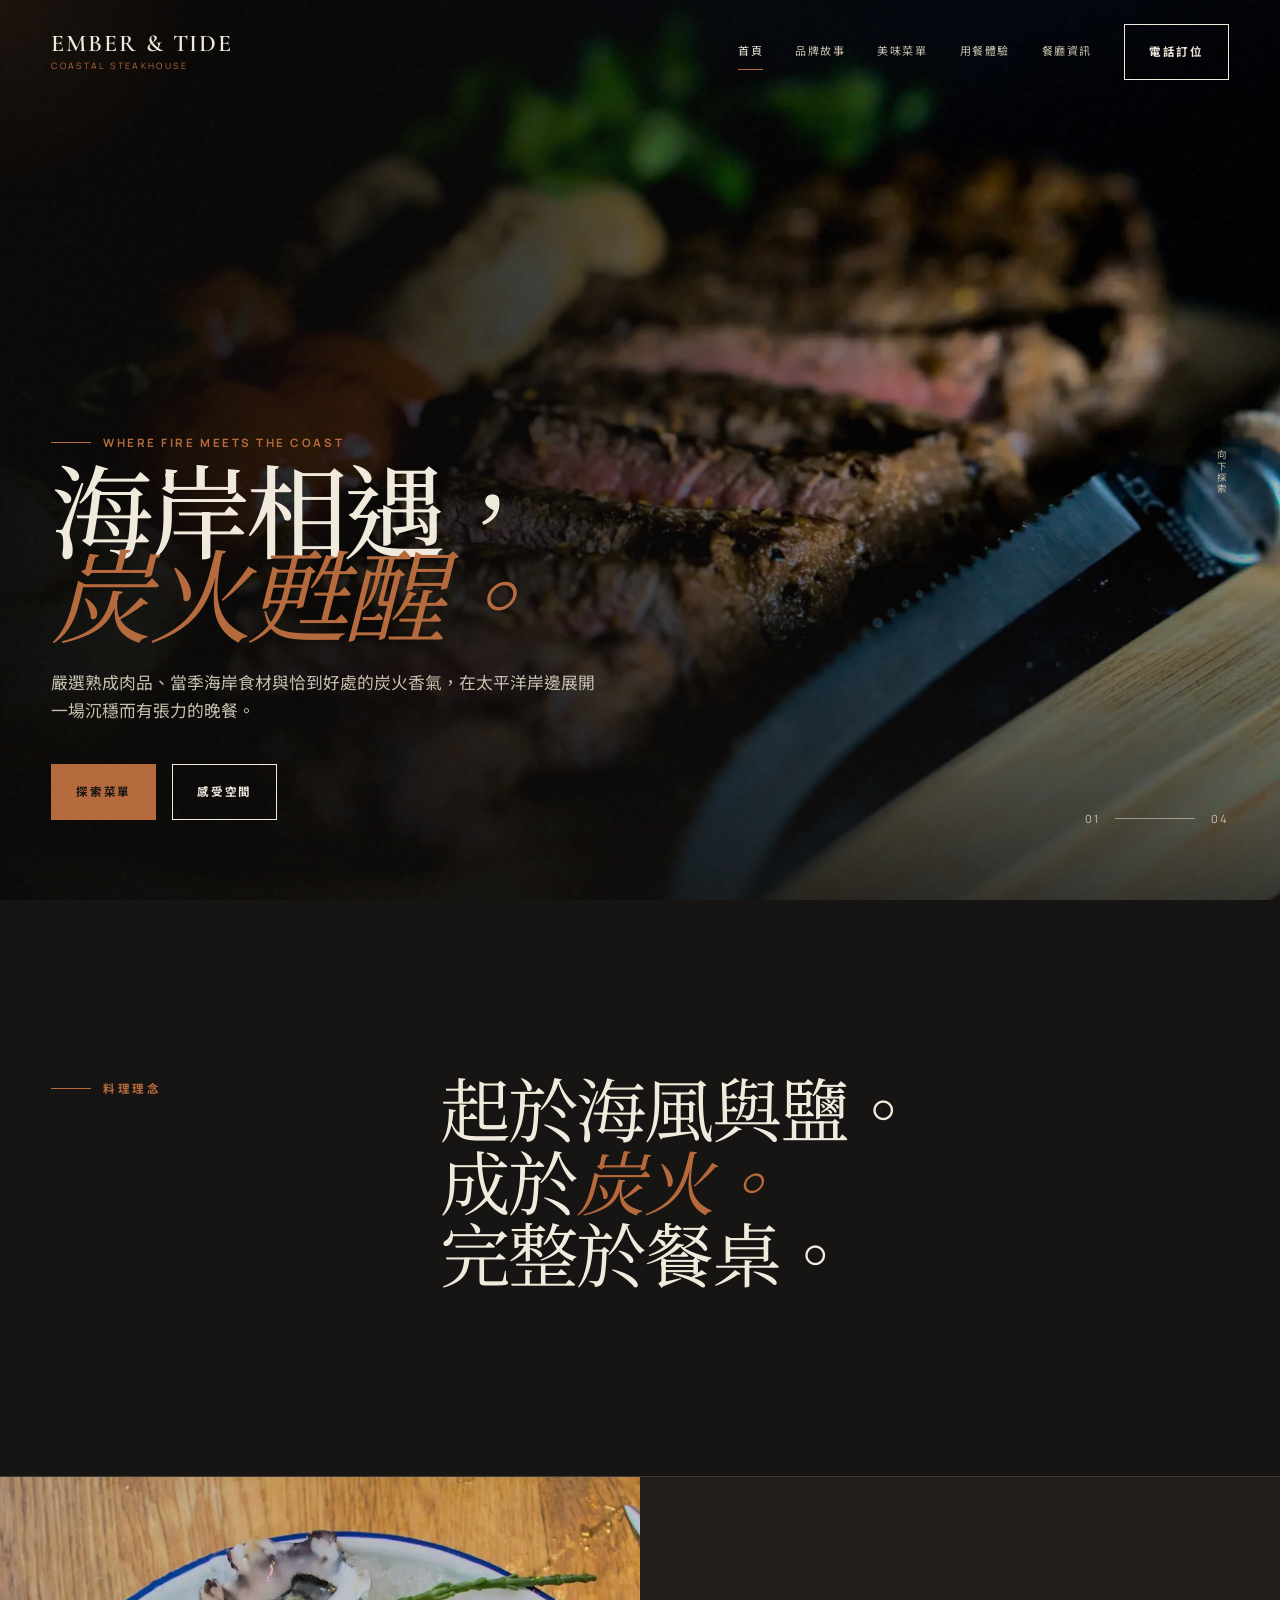
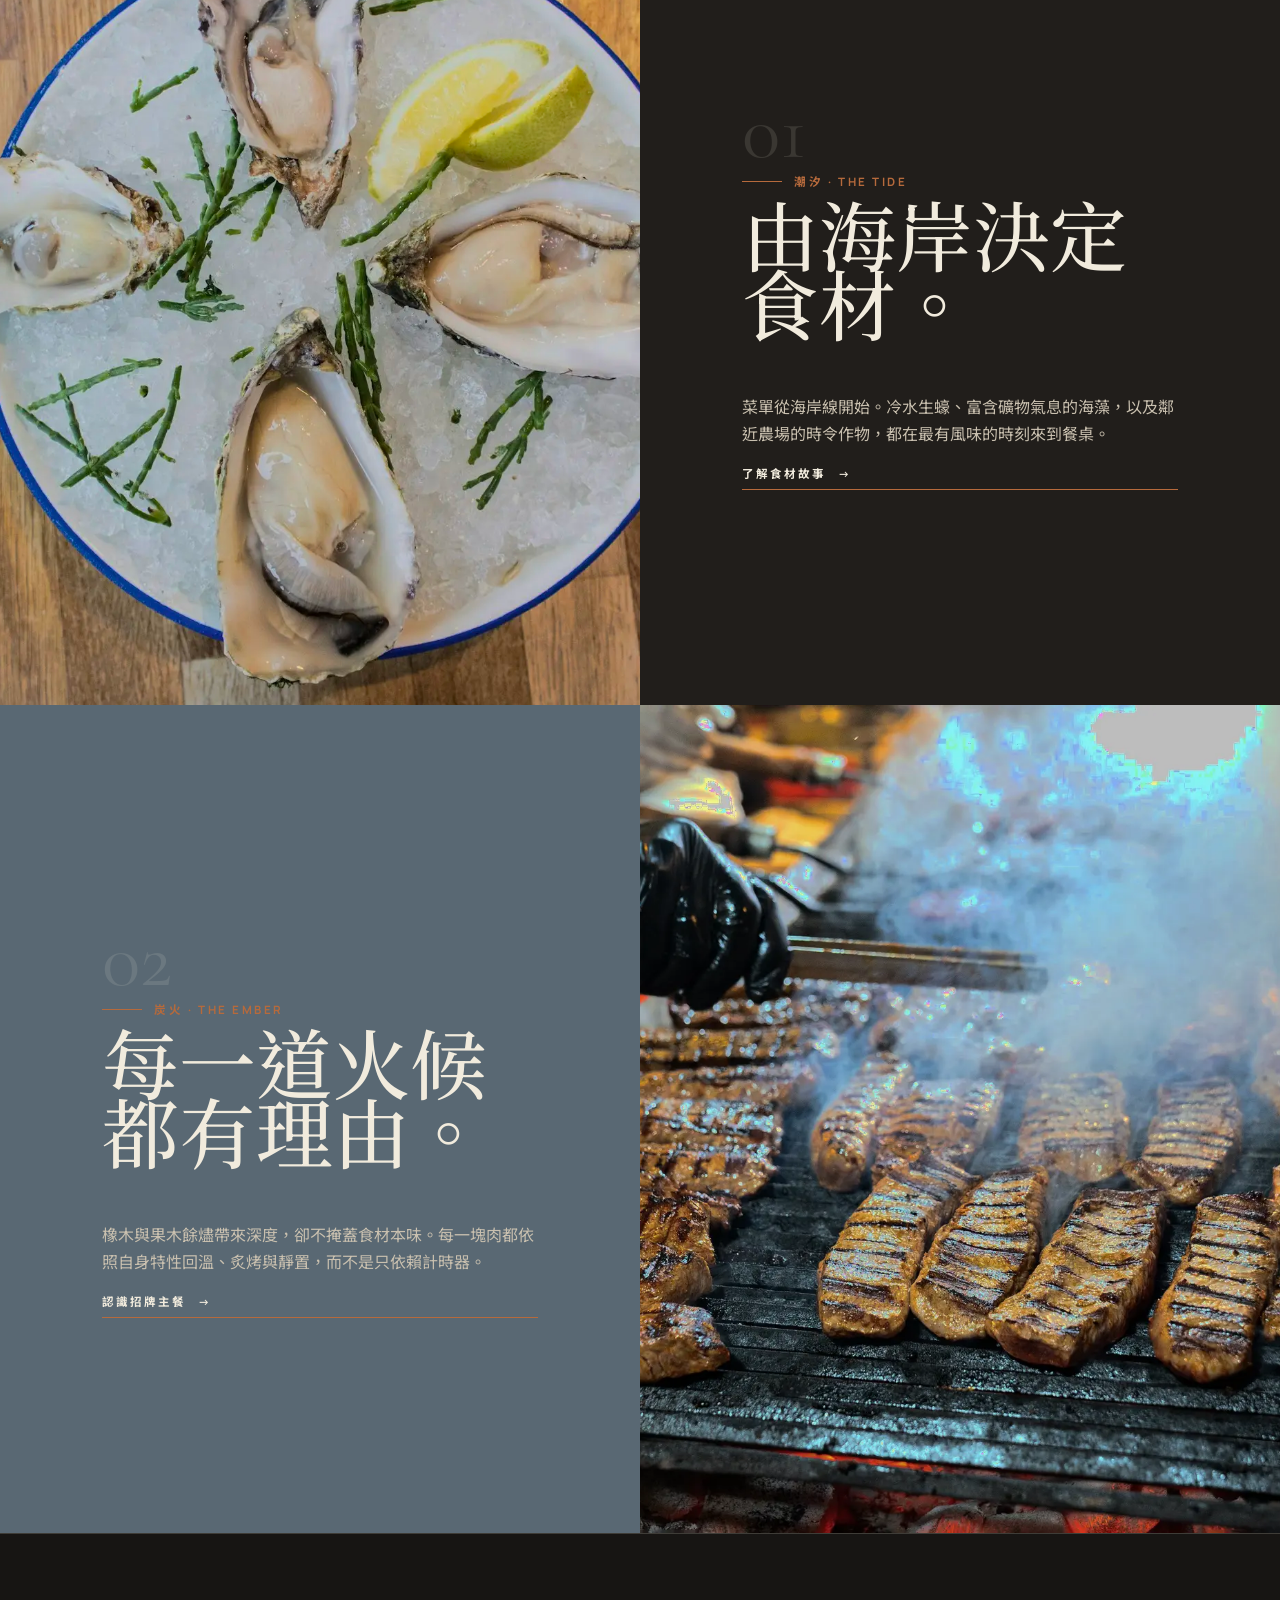
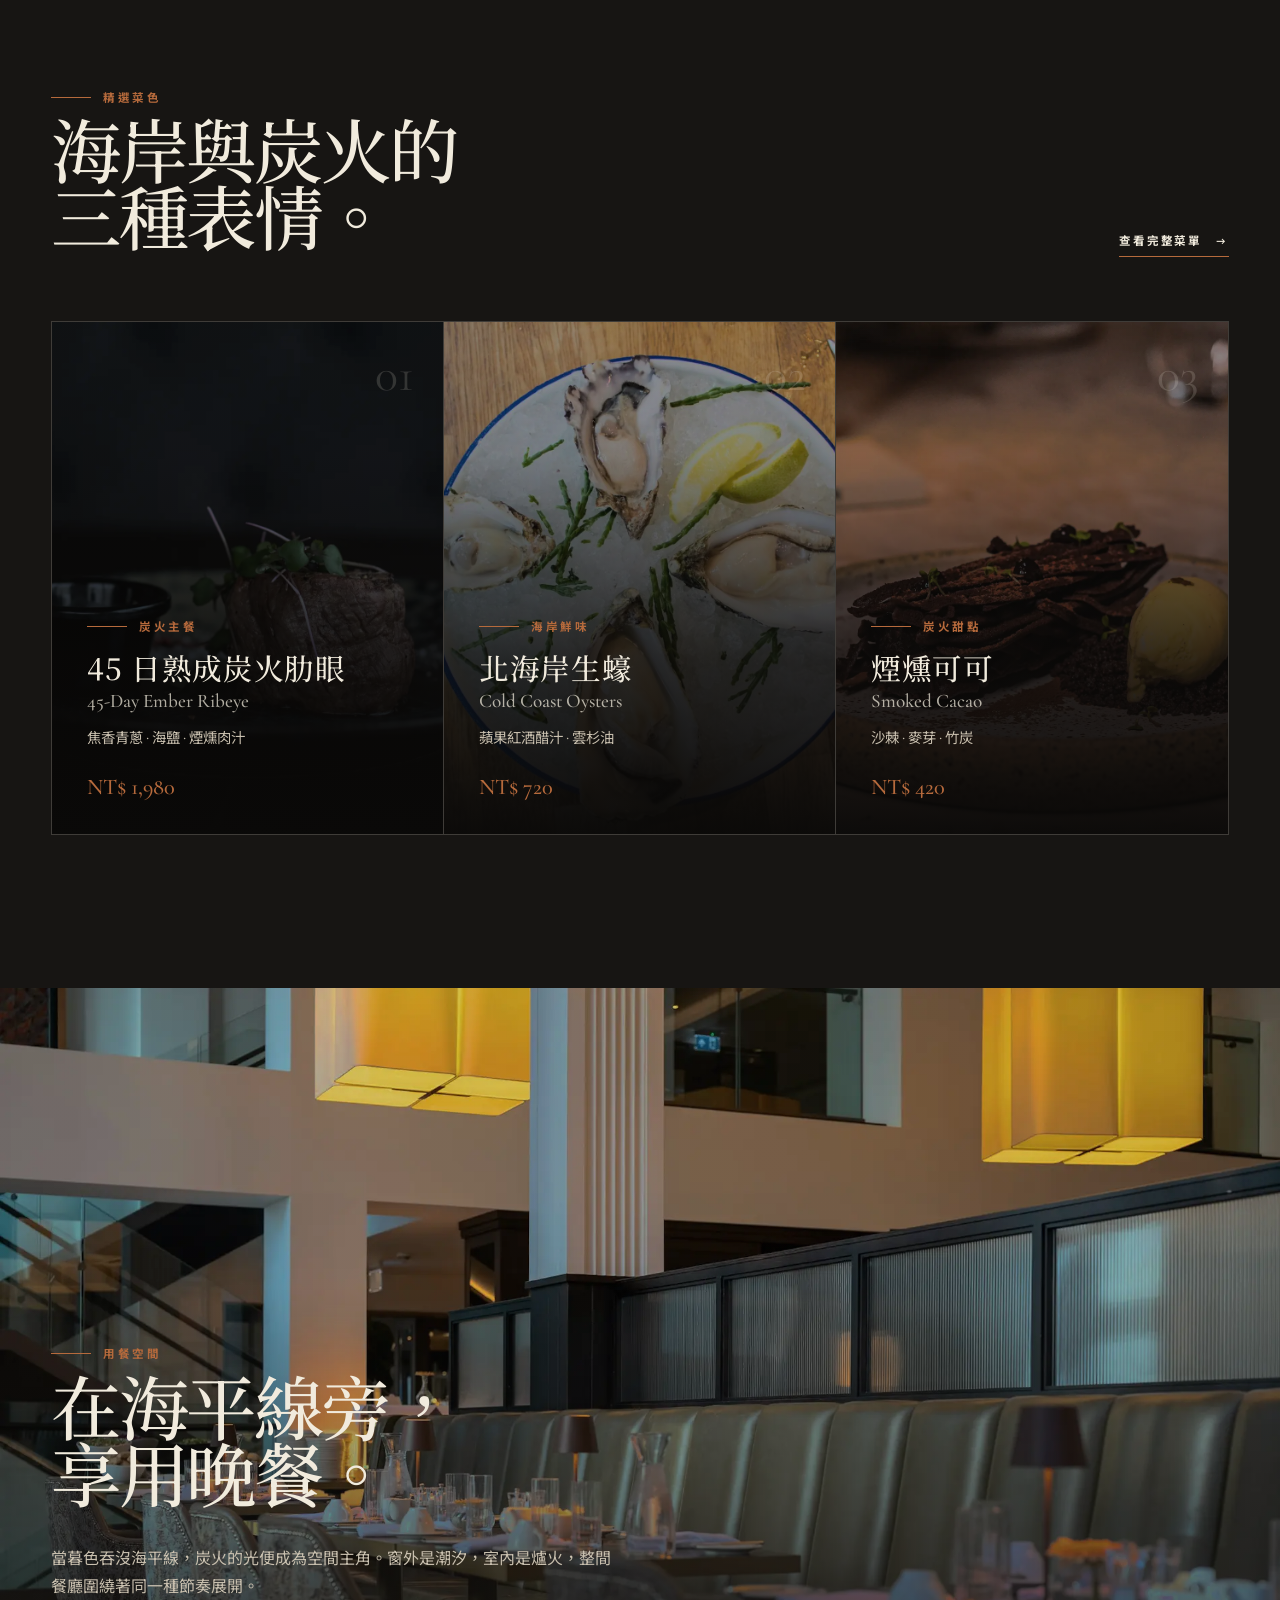
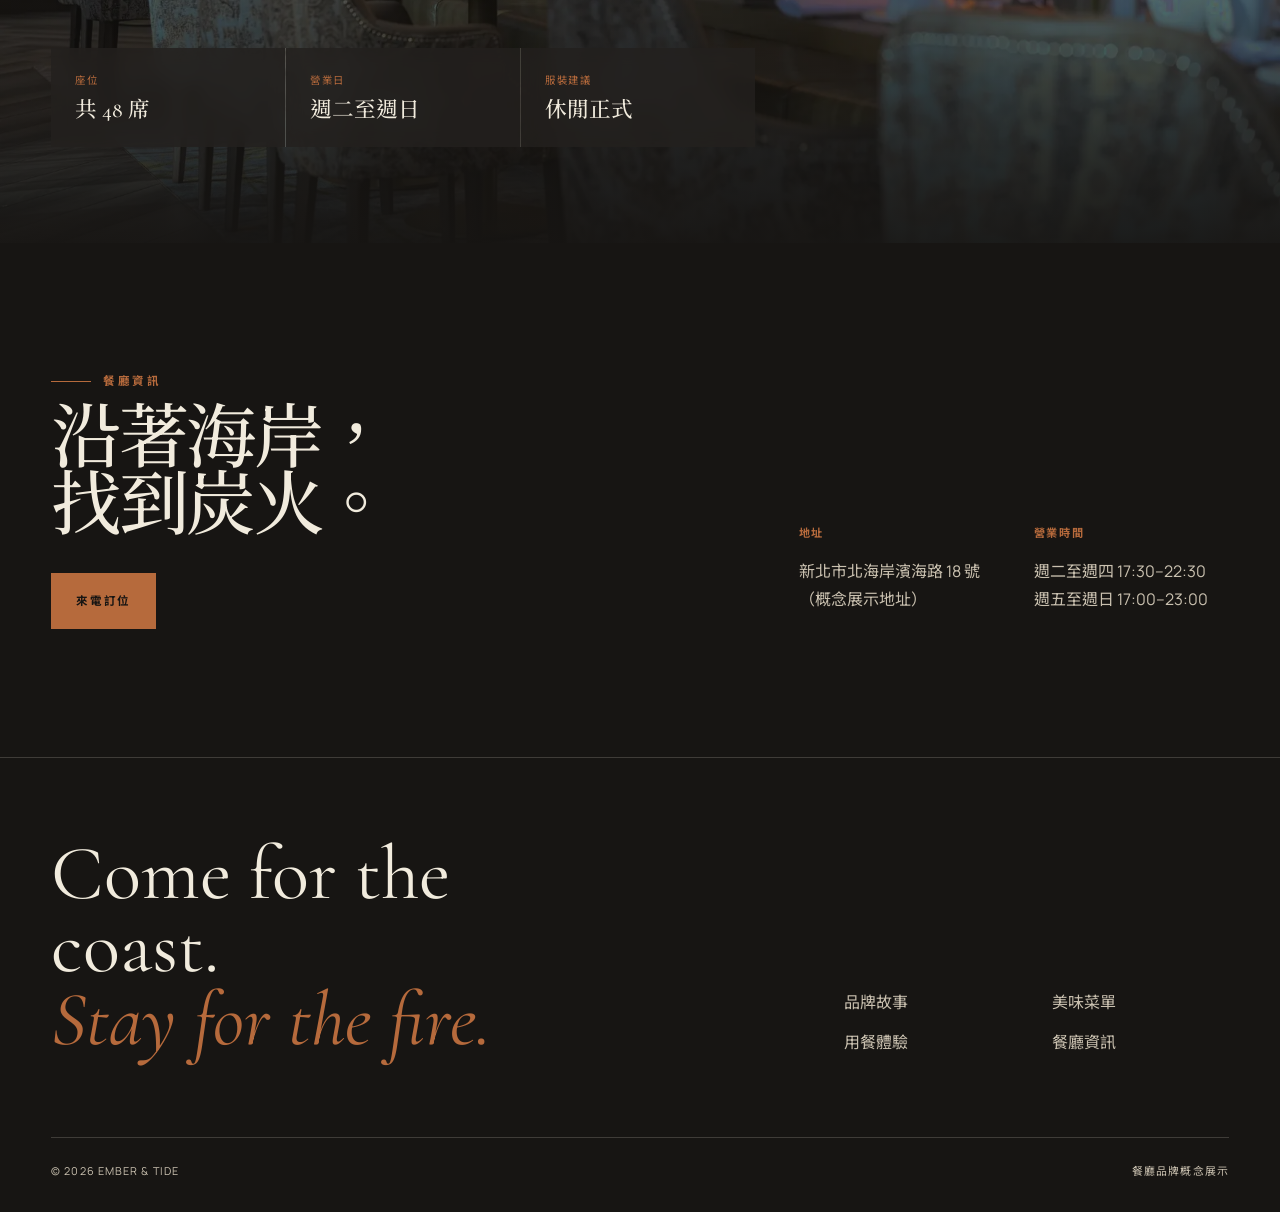
<file: index.html>
<!doctype html>
<html lang="zh-Hant-TW">
<head>
  <meta charset="utf-8"><meta name="viewport" content="width=device-width,initial-scale=1">
  <meta name="description" content="EMBER & TIDE 海岸牛排館——讓太平洋的潮汐與炭火在餐桌相遇。">
  <title>EMBER & TIDE｜海岸牛排館</title>
  <link rel="preconnect" href="https://fonts.googleapis.com"><link rel="preconnect" href="https://fonts.gstatic.com" crossorigin>
  <link href="https://fonts.googleapis.com/css2?family=Cormorant+Garamond:ital,wght@0,400;0,500;0,600;1,400&family=Manrope:wght@400;500;600;700&family=Noto+Sans+TC:wght@400;500;600;700&family=Noto+Serif+TC:wght@400;500;600&display=swap" rel="stylesheet">
  <link rel="icon" type="image/svg+xml" href="data:image/svg+xml,%3Csvg xmlns='http://www.w3.org/2000/svg' viewBox='0 0 64 64'%3E%3Crect width='64' height='64' rx='8' fill='%23171513'/%3E%3Cpath d='M14 40c10-2 12-15 18-25 2 10 15 16 15 28-4-7-10-10-15-15-2 8-7 12-18 12Z' fill='%23B66A3C'/%3E%3Cpath d='M12 47c13-5 26-5 40 0' stroke='%23596873' stroke-width='4' fill='none'/%3E%3C/svg%3E">
  <link rel="stylesheet" href="styles.css">
</head>
<body>
  <div class="noise"></div><div class="cursor-glow"></div>
  <header class="site-header">
    <a class="brand" href="index.html"><strong>EMBER &amp; TIDE</strong><small>Coastal Steakhouse</small></a>
    <nav class="desktop-nav" aria-label="Primary">
      <a class="active" href="index.html">首頁</a><a href="about.html">品牌故事</a><a href="menu.html">美味菜單</a>
      <a href="#experience">用餐體驗</a><a href="#visit">餐廳資訊</a><a class="button" href="tel:+886225551988">電話訂位</a>
    </nav>
    <button class="nav-toggle" aria-label="開啟選單" aria-expanded="false"><span></span><span></span><span></span></button>
  </header>
  <nav class="mobile-nav" aria-label="手機版導覽"><a href="index.html">首頁</a><a href="about.html">品牌故事</a><a href="menu.html">美味菜單</a><a href="#experience">用餐體驗</a><a href="#visit">餐廳資訊</a></nav>

  <main>
    <section class="hero">
      <div class="hero__media"><img src="assets/photo-steak.webp" alt="切片炙烤牛排與番茄、洋蔥配菜"></div>
      <div class="hero__content reveal in-view">
        <div class="eyebrow">Where Fire Meets the Coast</div>
        <h1 class="display">海岸相遇，<br><em>炭火甦醒。</em></h1>
        <p class="hero__sub">嚴選熟成肉品、當季海岸食材與恰到好處的炭火香氣，在太平洋岸邊展開一場沉穩而有張力的晚餐。</p>
        <div class="hero__actions"><a class="button button--filled" href="menu.html">探索菜單</a><a class="button" href="#experience">感受空間</a></div>
      </div>
      <div class="hero__index"><span>01</span><i></i><span>04</span></div><div class="scroll-cue">向下探索</div>
    </section>

    <section class="manifesto"><div class="shell manifesto__grid reveal">
      <div class="eyebrow">料理理念</div>
      <blockquote>起於海風與鹽。<br>成於<span>炭火。</span><br>完整於餐桌。</blockquote>
    </div></section>

    <section class="story-scroll">
      <article class="story-row">
        <div class="story-row__image"><img loading="lazy" src="assets/photo-oysters.webp" alt="冰鎮生蠔佐檸檬與餐具"></div>
        <div class="story-row__copy reveal"><span class="story-row__number">01</span><div class="eyebrow">潮汐 · The Tide</div><h2>由海岸決定食材。</h2><p>菜單從海岸線開始。冷水生蠔、富含礦物氣息的海藻，以及鄰近農場的時令作物，都在最有風味的時刻來到餐桌。</p><a class="text-link" href="about.html">了解食材故事 <span>→</span></a></div>
      </article>
      <article class="story-row story-row--reverse">
        <div class="story-row__image"><img loading="lazy" src="assets/photo-fire.webp" alt="廚師在炭火烤爐上炙烤牛排"></div>
        <div class="story-row__copy reveal"><span class="story-row__number">02</span><div class="eyebrow">炭火 · The Ember</div><h2>每一道火候都有理由。</h2><p>橡木與果木餘燼帶來深度，卻不掩蓋食材本味。每一塊肉都依照自身特性回溫、炙烤與靜置，而不是只依賴計時器。</p><a class="text-link" href="dish-detail.html?dish=ribeye">認識招牌主餐 <span>→</span></a></div>
      </article>
    </section>

    <section class="signature"><div class="shell">
      <div class="signature__head reveal"><div><div class="eyebrow">精選菜色</div><h2 class="section-title">海岸與炭火的<br>三種表情。</h2></div><a class="text-link" href="menu.html">查看完整菜單 <span>→</span></a></div>
      <div class="dish-grid reveal">
        <a class="dish-card" style="--dish-image:url('assets/photo-ribeye.webp')" href="dish-detail.html?dish=ribeye" aria-label="查看 45 日熟成炭火肋眼"><span class="dish-card__num">01</span><span class="eyebrow">炭火主餐</span><h3>45 日熟成炭火肋眼</h3><span class="dish-card__en">45-Day Ember Ribeye</span><p>焦香青蔥 · 海鹽 · 煙燻肉汁</p><span class="price">NT$ 1,980</span></a>
        <a class="dish-card" style="--dish-image:url('assets/photo-oysters.webp')" href="dish-detail.html?dish=oysters" aria-label="查看北海岸生蠔"><span class="dish-card__num">02</span><span class="eyebrow">海岸鮮味</span><h3>北海岸生蠔</h3><span class="dish-card__en">Cold Coast Oysters</span><p>蘋果紅酒醋汁 · 雲杉油</p><span class="price">NT$ 720</span></a>
        <a class="dish-card" style="--dish-image:url('assets/photo-cacao.webp')" href="dish-detail.html?dish=cacao" aria-label="查看煙燻可可"><span class="dish-card__num">03</span><span class="eyebrow">炭火甜點</span><h3>煙燻可可</h3><span class="dish-card__en">Smoked Cacao</span><p>沙棘 · 麥芽 · 竹炭</p><span class="price">NT$ 420</span></a>
      </div>
    </div></section>

    <section class="experience" id="experience">
      <div class="experience__copy reveal"><div class="eyebrow">用餐空間</div><h2 class="section-title">在海平線旁，<br>享用晚餐。</h2><p>當暮色吞沒海平線，炭火的光便成為空間主角。窗外是潮汐，室內是爐火，整間餐廳圍繞著同一種節奏展開。</p>
        <div class="facts"><div class="fact"><small>座位</small><strong>共 48 席</strong></div><div class="fact"><small>營業日</small><strong>週二至週日</strong></div><div class="fact"><small>服裝建議</small><strong>休閒正式</strong></div></div>
      </div>
    </section>

    <section class="visit" id="visit"><div class="shell visit__grid reveal">
      <div><div class="eyebrow">餐廳資訊</div><h2 class="section-title">沿著海岸，<br>找到炭火。</h2><a class="button button--filled" href="tel:+886225551988">來電訂位</a></div>
      <div class="visit__details"><div><h3>地址</h3><p>新北市北海岸濱海路 18 號<br>（概念展示地址）</p></div><div><h3>營業時間</h3><p>週二至週四 17:30–22:30<br>週五至週日 17:00–23:00</p></div></div>
    </div></section>
  </main>

  <footer class="site-footer"><div class="footer__top"><p class="footer__statement">Come for the coast.<br><em>Stay for the fire.</em></p><div class="footer__links"><a href="about.html">品牌故事</a><a href="menu.html">美味菜單</a><a href="#experience">用餐體驗</a><a href="#visit">餐廳資訊</a></div></div><div class="footer__bottom"><span>© <span data-year></span> Ember &amp; Tide</span><span>餐廳品牌概念展示</span></div></footer>
  <script src="app.js"></script>
</body></html>
</file>
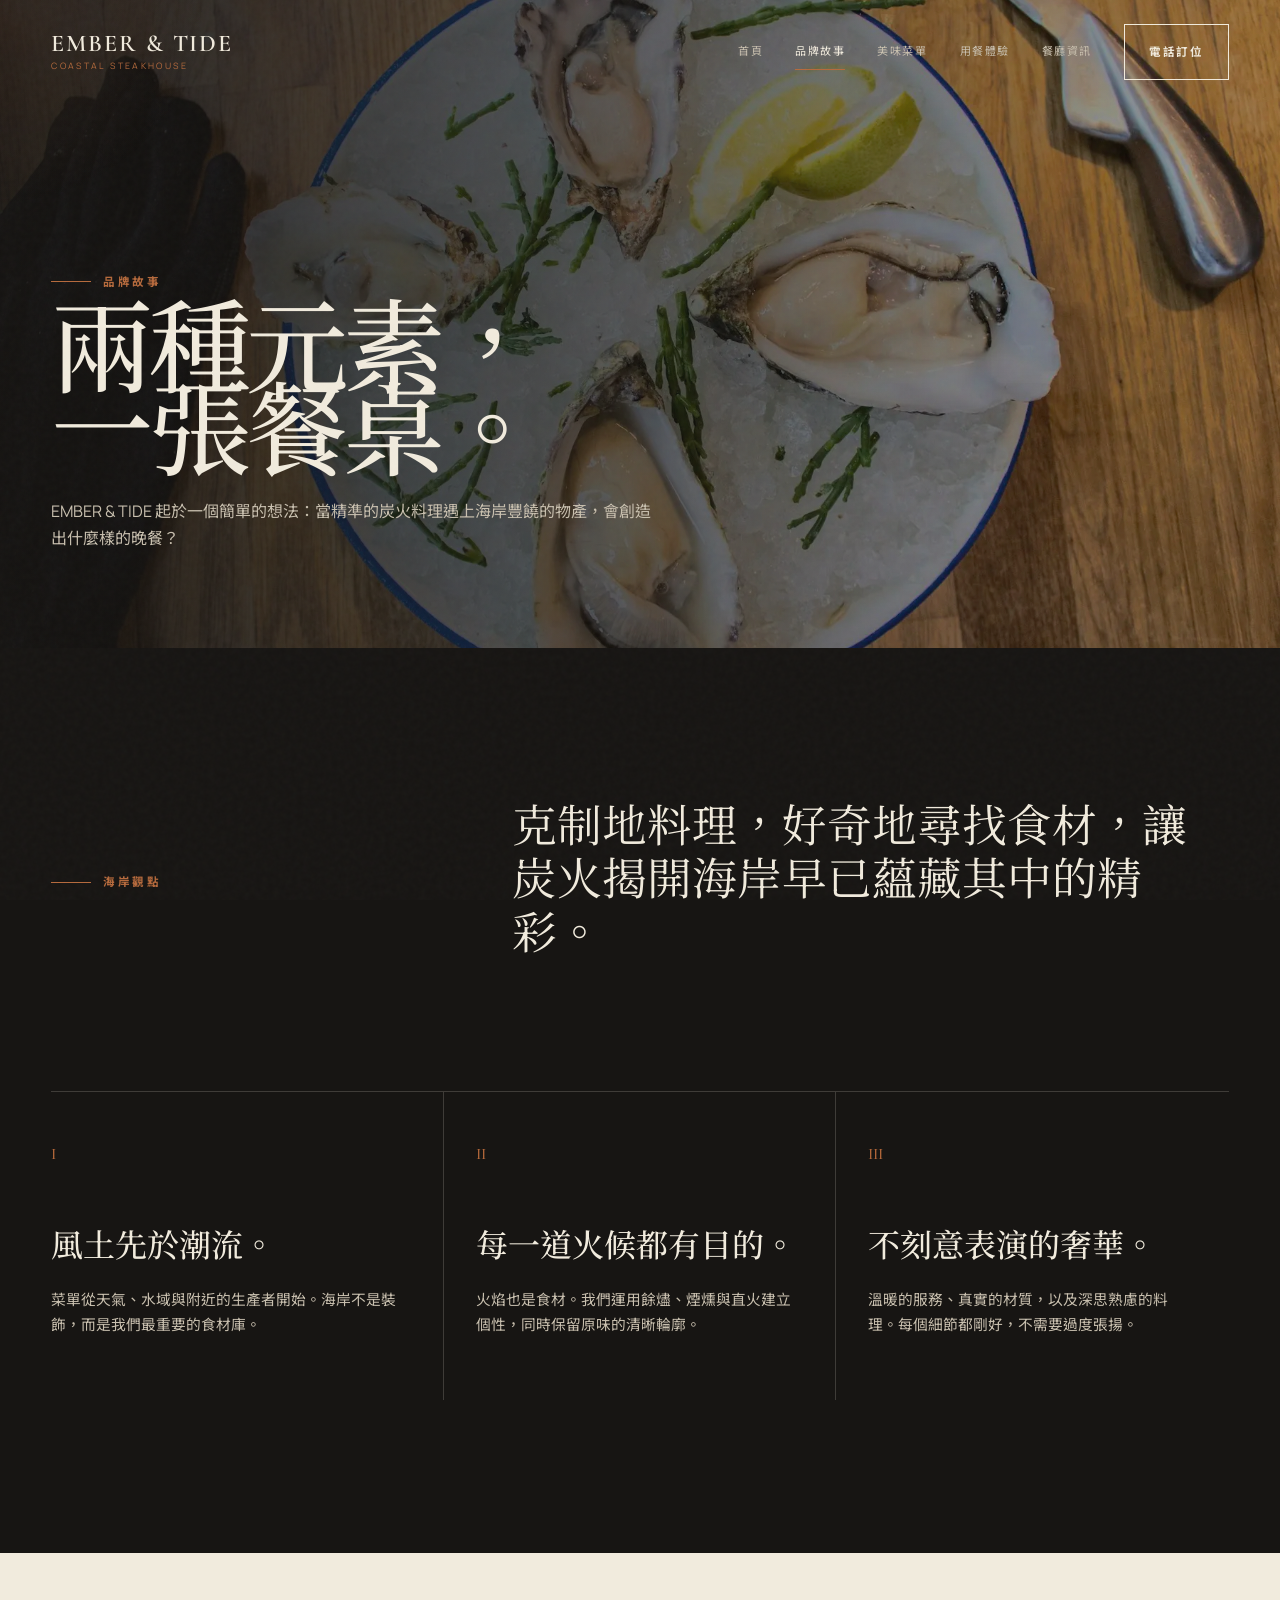
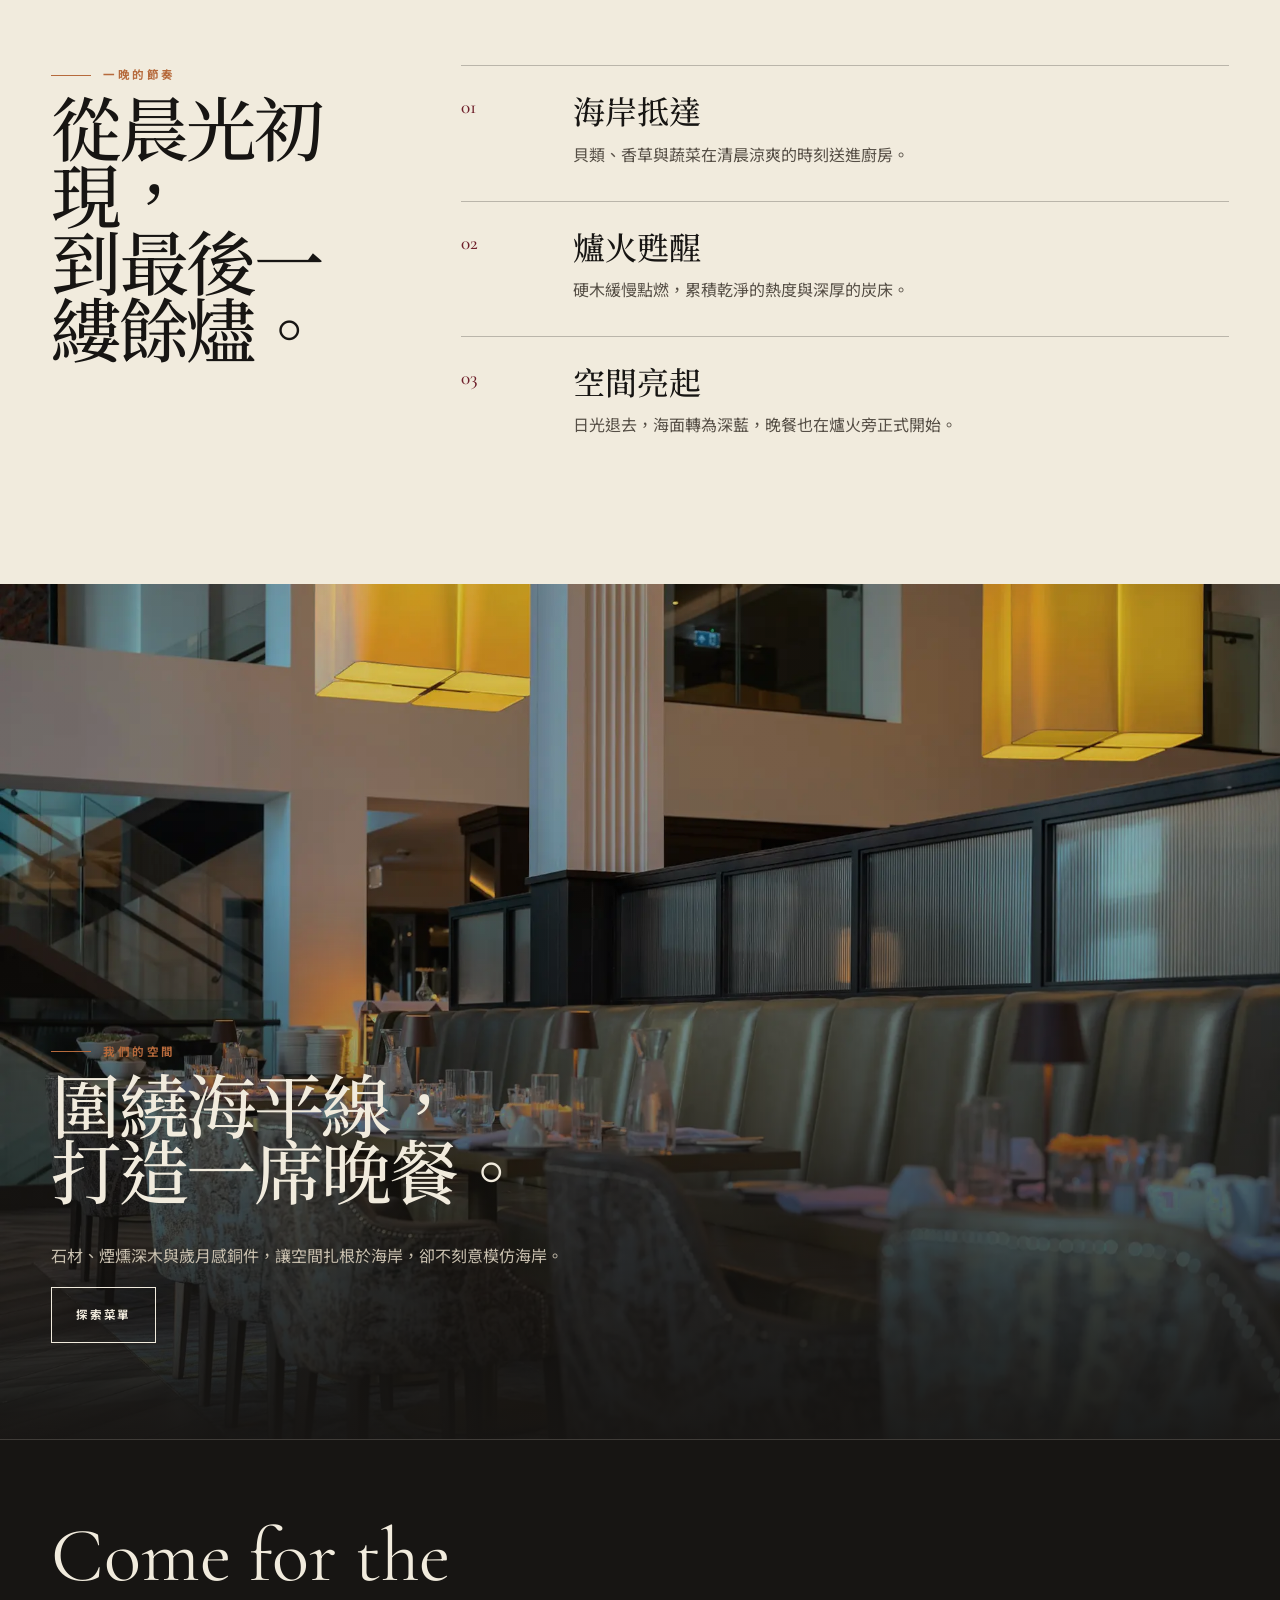
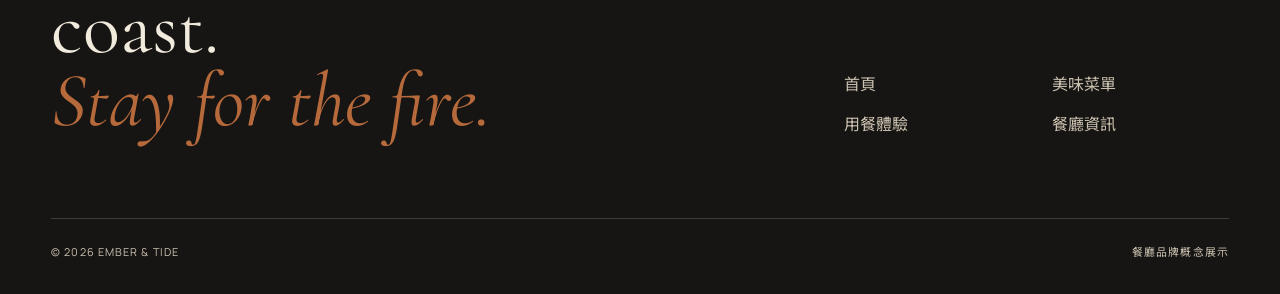
<file: about.html>
<!doctype html>
<html lang="zh-Hant-TW">
<head>
  <meta charset="utf-8"><meta name="viewport" content="width=device-width,initial-scale=1">
  <meta name="description" content="認識 EMBER & TIDE 的海岸風土、炭火哲學與料理故事。"><title>品牌故事｜EMBER & TIDE</title>
  <link rel="preconnect" href="https://fonts.googleapis.com"><link rel="preconnect" href="https://fonts.gstatic.com" crossorigin>
  <link href="https://fonts.googleapis.com/css2?family=Cormorant+Garamond:ital,wght@0,400;0,500;0,600;1,400&family=Manrope:wght@400;500;600;700&family=Noto+Sans+TC:wght@400;500;600;700&family=Noto+Serif+TC:wght@400;500;600&display=swap" rel="stylesheet">
  <link rel="icon" type="image/svg+xml" href="data:image/svg+xml,%3Csvg xmlns='http://www.w3.org/2000/svg' viewBox='0 0 64 64'%3E%3Crect width='64' height='64' rx='8' fill='%23171513'/%3E%3Cpath d='M14 40c10-2 12-15 18-25 2 10 15 16 15 28-4-7-10-10-15-15-2 8-7 12-18 12Z' fill='%23B66A3C'/%3E%3Cpath d='M12 47c13-5 26-5 40 0' stroke='%23596873' stroke-width='4' fill='none'/%3E%3C/svg%3E">
  <link rel="stylesheet" href="styles.css">
</head>
<body><div class="noise"></div><div class="cursor-glow"></div>
<header class="site-header"><a class="brand" href="index.html"><strong>EMBER &amp; TIDE</strong><small>Coastal Steakhouse</small></a><nav class="desktop-nav" aria-label="主要導覽"><a href="index.html">首頁</a><a class="active" href="about.html">品牌故事</a><a href="menu.html">美味菜單</a><a href="index.html#experience">用餐體驗</a><a href="index.html#visit">餐廳資訊</a><a class="button" href="tel:+886225551988">電話訂位</a></nav><button class="nav-toggle" aria-label="開啟選單" aria-expanded="false"><span></span><span></span><span></span></button></header>
<nav class="mobile-nav" aria-label="手機版導覽"><a href="index.html">首頁</a><a href="about.html">品牌故事</a><a href="menu.html">美味菜單</a><a href="index.html#experience">用餐體驗</a><a href="index.html#visit">餐廳資訊</a></nav>
<main>
  <section class="page-hero page-hero--about"><div class="page-hero__inner reveal in-view"><div class="eyebrow">品牌故事</div><h1 class="display">兩種元素，<br>一張餐桌。</h1><p>EMBER &amp; TIDE 起於一個簡單的想法：當精準的炭火料理遇上海岸豐饒的物產，會創造出什麼樣的晚餐？</p></div></section>
  <section class="editorial"><div class="shell">
    <div class="editorial__lead reveal"><div class="eyebrow">海岸觀點</div><p>克制地料理，好奇地尋找食材，讓炭火揭開海岸早已蘊藏其中的精彩。</p></div>
    <div class="pillars reveal"><article class="pillar"><span class="roman">I</span><h3>風土先於潮流。</h3><p>菜單從天氣、水域與附近的生產者開始。海岸不是裝飾，而是我們最重要的食材庫。</p></article><article class="pillar"><span class="roman">II</span><h3>每一道火候都有目的。</h3><p>火焰也是食材。我們運用餘燼、煙燻與直火建立個性，同時保留原味的清晰輪廓。</p></article><article class="pillar"><span class="roman">III</span><h3>不刻意表演的奢華。</h3><p>溫暖的服務、真實的材質，以及深思熟慮的料理。每個細節都剛好，不需要過度張揚。</p></article></div>
  </div></section>
  <section class="timeline"><div class="shell timeline__grid"><div class="reveal"><div class="eyebrow">一晚的節奏</div><h2 class="section-title">從晨光初現，<br>到最後一縷餘燼。</h2></div><div class="timeline__steps reveal"><article class="timeline__step"><div><h3>海岸抵達</h3><p>貝類、香草與蔬菜在清晨涼爽的時刻送進廚房。</p></div></article><article class="timeline__step"><div><h3>爐火甦醒</h3><p>硬木緩慢點燃，累積乾淨的熱度與深厚的炭床。</p></div></article><article class="timeline__step"><div><h3>空間亮起</h3><p>日光退去，海面轉為深藍，晚餐也在爐火旁正式開始。</p></div></article></div></div></section>
  <section class="experience"><div class="experience__copy reveal"><div class="eyebrow">我們的空間</div><h2 class="section-title">圍繞海平線，<br>打造一席晚餐。</h2><p>石材、煙燻深木與歲月感銅件，讓空間扎根於海岸，卻不刻意模仿海岸。</p><a class="button" href="menu.html">探索菜單</a></div></section>
</main>
<footer class="site-footer"><div class="footer__top"><p class="footer__statement">Come for the coast.<br><em>Stay for the fire.</em></p><div class="footer__links"><a href="index.html">首頁</a><a href="menu.html">美味菜單</a><a href="index.html#experience">用餐體驗</a><a href="index.html#visit">餐廳資訊</a></div></div><div class="footer__bottom"><span>© <span data-year></span> Ember &amp; Tide</span><span>餐廳品牌概念展示</span></div></footer>
<script src="app.js"></script></body></html>
</file>
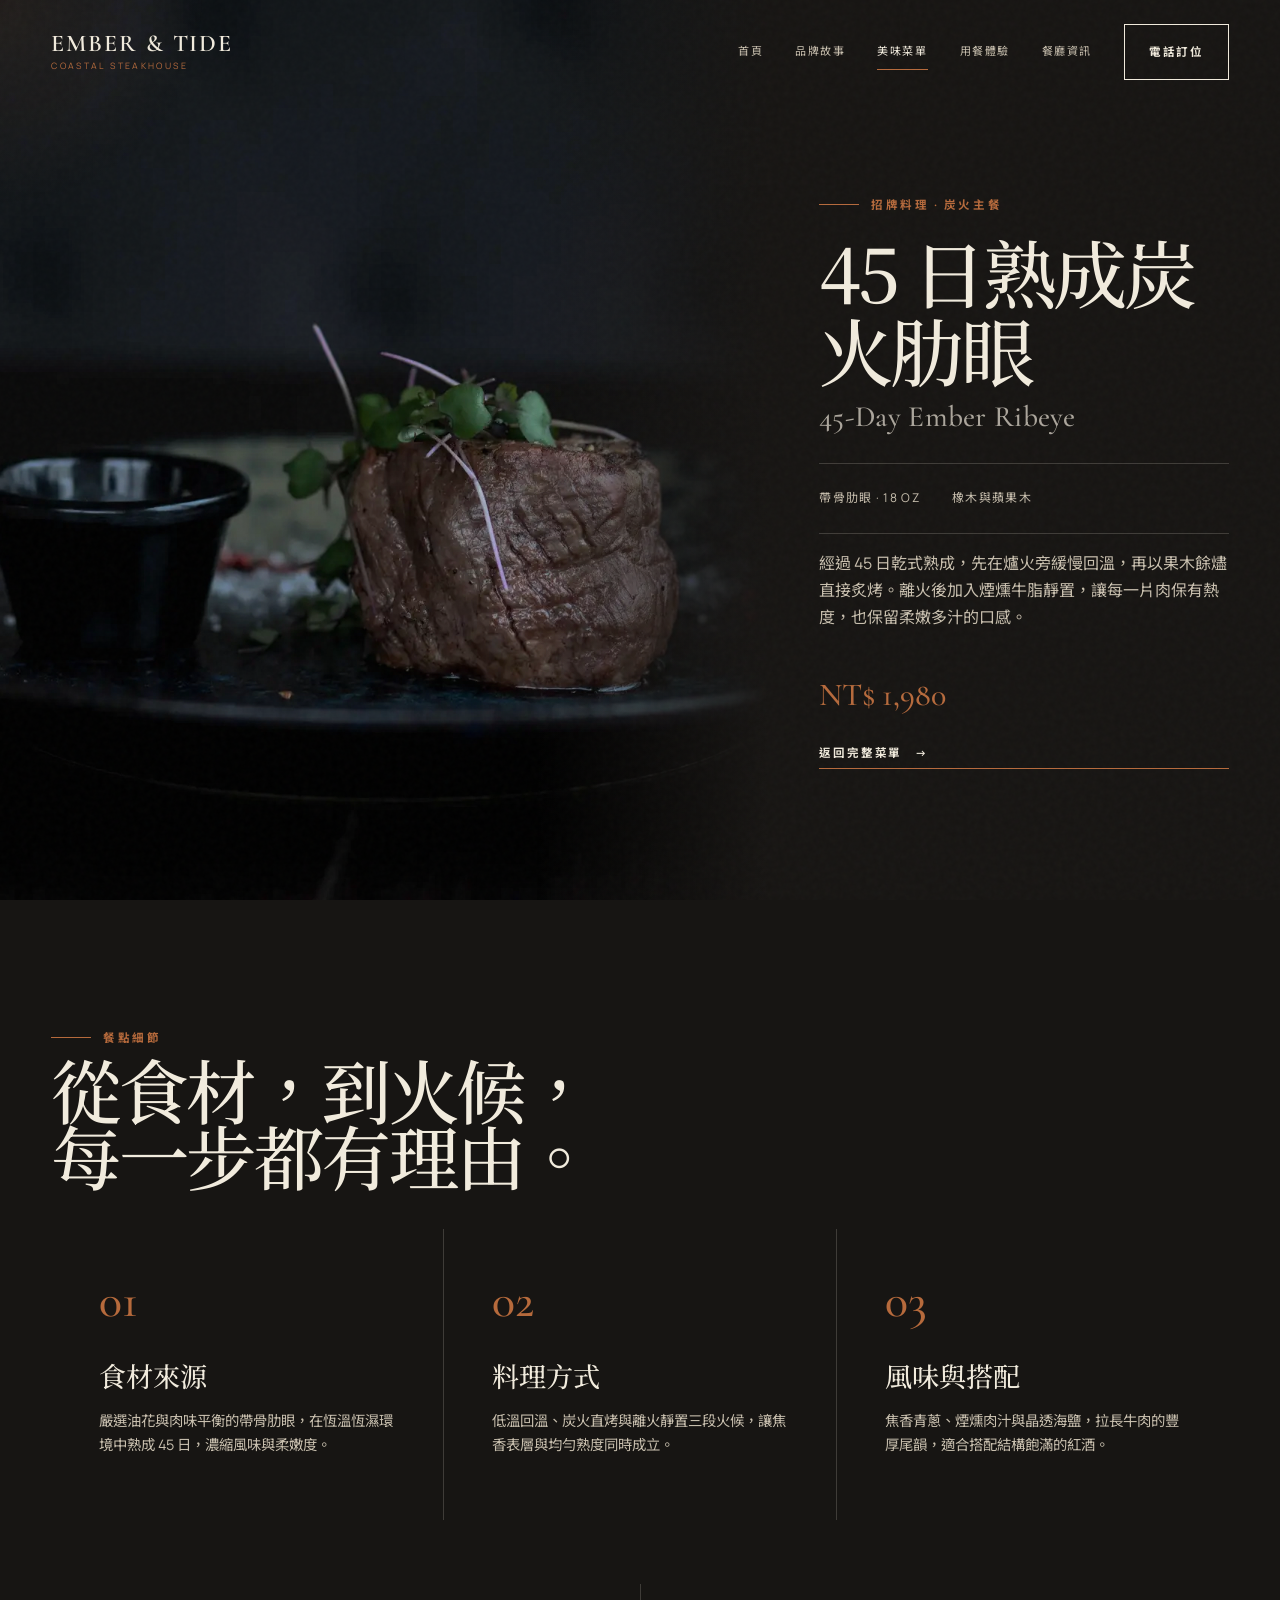
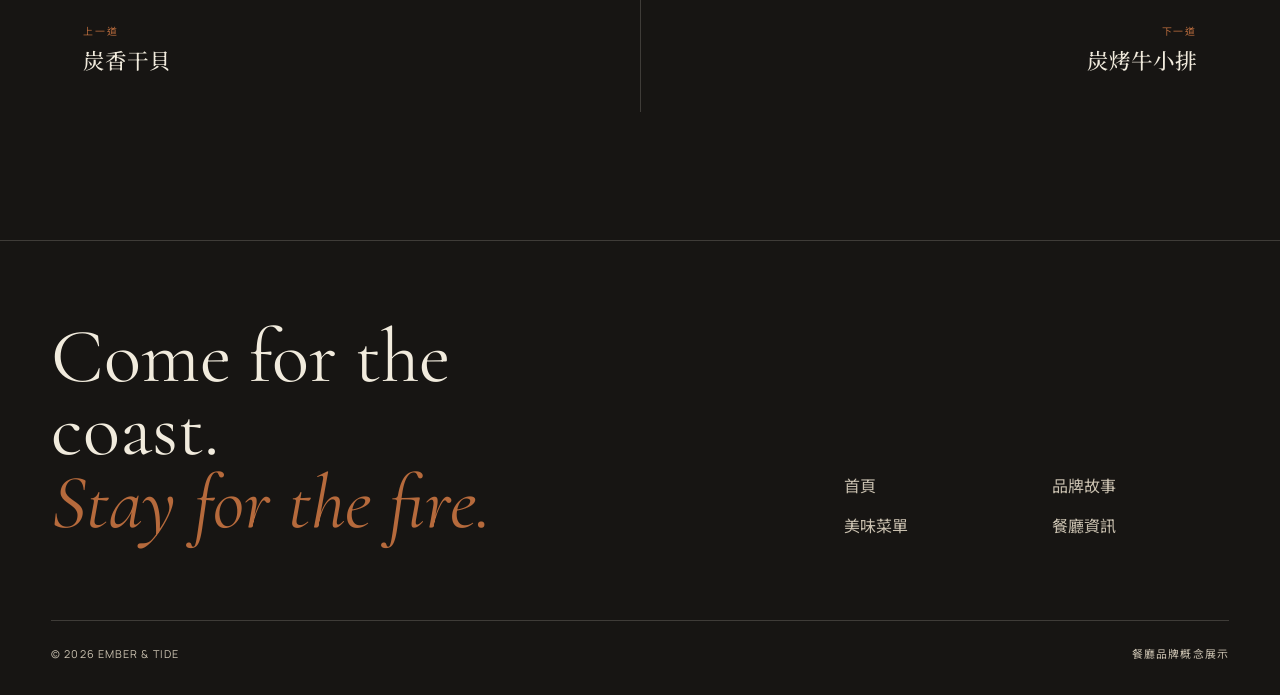
<file: dish-detail.html>
<!doctype html>
<html lang="zh-Hant-TW">
<head>
  <meta charset="utf-8"><meta name="viewport" content="width=device-width,initial-scale=1">
  <meta name="description" content="探索 EMBER & TIDE 的海岸與炭火料理。"><title>餐點介紹｜EMBER & TIDE</title>
  <link rel="preconnect" href="https://fonts.googleapis.com"><link rel="preconnect" href="https://fonts.gstatic.com" crossorigin>
  <link href="https://fonts.googleapis.com/css2?family=Cormorant+Garamond:ital,wght@0,400;0,500;0,600;1,400&family=Manrope:wght@400;500;600;700&family=Noto+Sans+TC:wght@400;500;600;700&family=Noto+Serif+TC:wght@400;500;600&display=swap" rel="stylesheet">
  <link rel="icon" type="image/svg+xml" href="data:image/svg+xml,%3Csvg xmlns='http://www.w3.org/2000/svg' viewBox='0 0 64 64'%3E%3Crect width='64' height='64' rx='8' fill='%23171513'/%3E%3Cpath d='M14 40c10-2 12-15 18-25 2 10 15 16 15 28-4-7-10-10-15-15-2 8-7 12-18 12Z' fill='%23B66A3C'/%3E%3Cpath d='M12 47c13-5 26-5 40 0' stroke='%23596873' stroke-width='4' fill='none'/%3E%3C/svg%3E">
  <link rel="stylesheet" href="styles.css">
</head>
<body><div class="noise"></div><div class="cursor-glow"></div>
<header class="site-header scrolled"><a class="brand" href="index.html"><strong>EMBER &amp; TIDE</strong><small>Coastal Steakhouse</small></a><nav class="desktop-nav" aria-label="主要導覽"><a href="index.html">首頁</a><a href="about.html">品牌故事</a><a class="active" href="menu.html">美味菜單</a><a href="index.html#experience">用餐體驗</a><a href="index.html#visit">餐廳資訊</a><a class="button" href="tel:+886225551988">電話訂位</a></nav><button class="nav-toggle" aria-label="開啟選單" aria-expanded="false"><span></span><span></span><span></span></button></header>
<nav class="mobile-nav" aria-label="手機版導覽"><a href="index.html">首頁</a><a href="about.html">品牌故事</a><a href="menu.html">美味菜單</a><a href="index.html#experience">用餐體驗</a><a href="index.html#visit">餐廳資訊</a></nav>
<main>
  <section class="detail-hero" id="dishDetail">
    <div class="detail-hero__image" id="detailImage" role="img" aria-label="料理照片"></div>
    <div class="detail-hero__copy reveal in-view">
      <div class="eyebrow" id="detailCategory">招牌料理 · 炭火主餐</div>
      <h1 class="detail-name-zh" id="detailNameZh">45 日熟成<br>炭火肋眼</h1>
      <div class="detail-name-en" id="detailNameEn">45-Day Ember Ribeye</div>
      <div class="detail-meta"><span id="detailMetaOne">帶骨肋眼 · 18 oz</span><span id="detailMetaTwo">橡木與蘋果木</span></div>
      <p id="detailDescription">經過 45 日乾式熟成，先在爐火旁緩慢回溫，再以果木餘燼直接炙烤。離火後加入煙燻牛脂靜置，讓每一片肉保有熱度，也保留柔嫩多汁的口感。</p>
      <div class="detail-price" id="detailPrice">NT$ 1,980</div>
      <a class="text-link" href="menu.html">返回完整菜單 <span>→</span></a>
    </div>
  </section>
  <section class="craft"><div class="shell">
    <div class="eyebrow reveal">餐點細節</div><h2 class="section-title reveal">從食材，到火候，<br>每一步都有理由。</h2>
    <div class="craft__grid reveal">
      <article class="craft__item"><strong>01</strong><h3>食材來源</h3><p id="detailSource">嚴選熟成帶骨肋眼，讓油脂與肉味在時間中建立更深的層次。</p></article>
      <article class="craft__item"><strong>02</strong><h3>料理方式</h3><p id="detailMethod">低溫回溫、炭火直烤與離火靜置，讓熟度由外而內均勻延伸。</p></article>
      <article class="craft__item"><strong>03</strong><h3>風味與搭配</h3><p id="detailPairing">焦香青蔥、煙燻肉汁與晶透海鹽，讓牛排的豐厚滋味重新連上海岸。</p></article>
    </div>
    <nav class="detail-pager reveal" aria-label="切換餐點"><a id="detailPrev" href="dish-detail.html?dish=oysters"><small>上一道</small><span>北海岸生蠔</span></a><a id="detailNext" href="dish-detail.html?dish=short-rib"><small>下一道</small><span>炭烤牛小排</span></a></nav>
  </div></section>
</main>
<footer class="site-footer"><div class="footer__top"><p class="footer__statement">Come for the coast.<br><em>Stay for the fire.</em></p><div class="footer__links"><a href="index.html">首頁</a><a href="about.html">品牌故事</a><a href="menu.html">美味菜單</a><a href="index.html#visit">餐廳資訊</a></div></div><div class="footer__bottom"><span>© <span data-year></span> Ember &amp; Tide</span><span>餐廳品牌概念展示</span></div></footer>
<script src="app.js"></script></body></html>
</file>
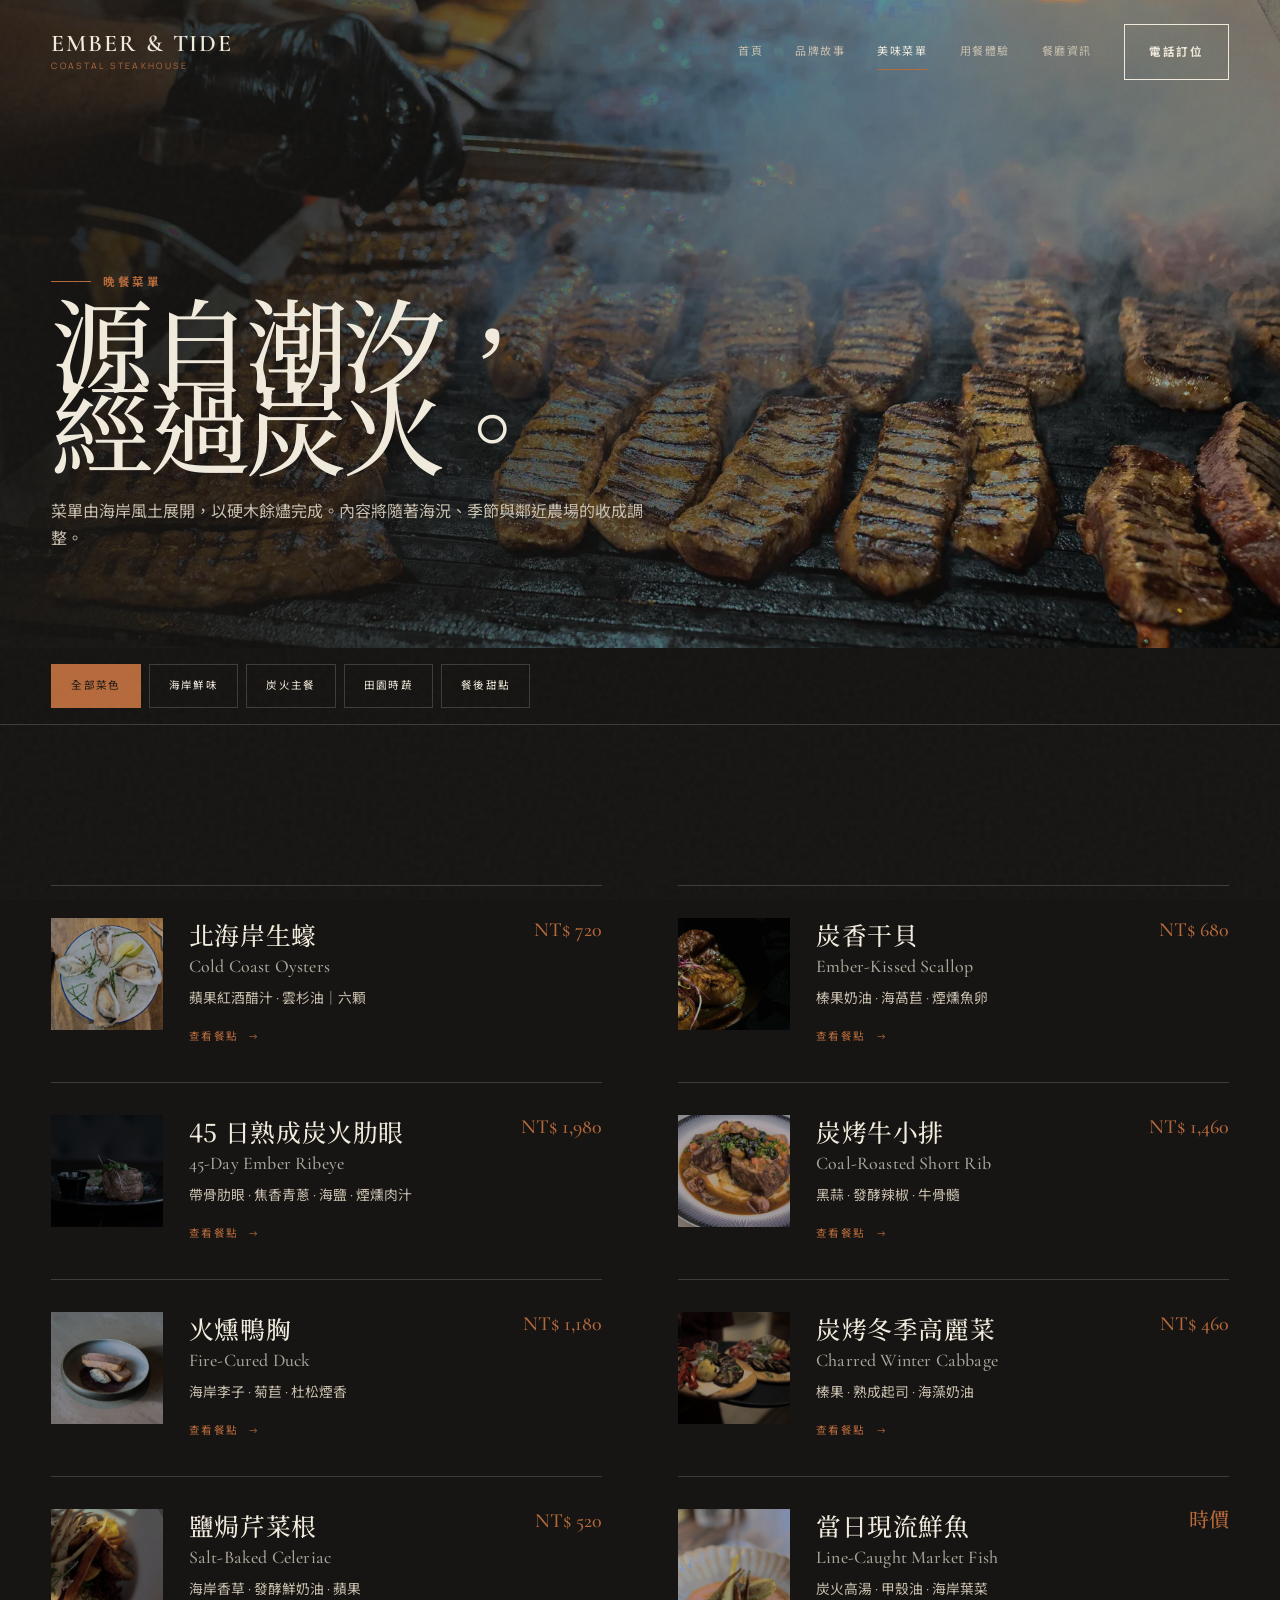
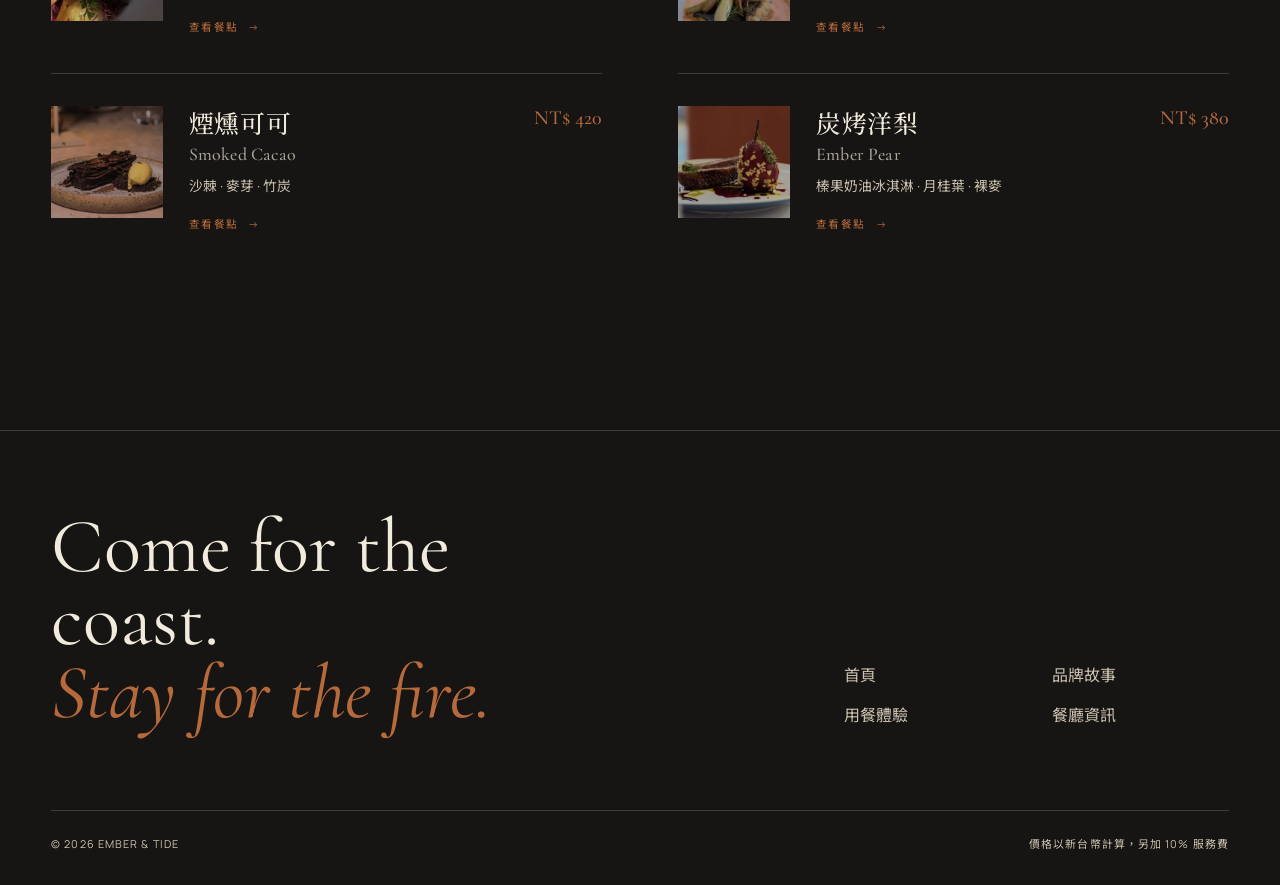
<file: menu.html>
<!doctype html>
<html lang="zh-Hant-TW">
<head>
  <meta charset="utf-8"><meta name="viewport" content="width=device-width,initial-scale=1">
  <meta name="description" content="探索 EMBER & TIDE 的海岸鮮味、炭火主餐與季節甜點。"><title>美味菜單｜EMBER & TIDE</title>
  <link rel="preconnect" href="https://fonts.googleapis.com"><link rel="preconnect" href="https://fonts.gstatic.com" crossorigin>
  <link href="https://fonts.googleapis.com/css2?family=Cormorant+Garamond:ital,wght@0,400;0,500;0,600;1,400&family=Manrope:wght@400;500;600;700&family=Noto+Sans+TC:wght@400;500;600;700&family=Noto+Serif+TC:wght@400;500;600&display=swap" rel="stylesheet">
  <link rel="icon" type="image/svg+xml" href="data:image/svg+xml,%3Csvg xmlns='http://www.w3.org/2000/svg' viewBox='0 0 64 64'%3E%3Crect width='64' height='64' rx='8' fill='%23171513'/%3E%3Cpath d='M14 40c10-2 12-15 18-25 2 10 15 16 15 28-4-7-10-10-15-15-2 8-7 12-18 12Z' fill='%23B66A3C'/%3E%3Cpath d='M12 47c13-5 26-5 40 0' stroke='%23596873' stroke-width='4' fill='none'/%3E%3C/svg%3E">
  <link rel="stylesheet" href="styles.css">
</head>
<body><div class="noise"></div><div class="cursor-glow"></div>
<header class="site-header"><a class="brand" href="index.html"><strong>EMBER &amp; TIDE</strong><small>Coastal Steakhouse</small></a><nav class="desktop-nav" aria-label="主要導覽"><a href="index.html">首頁</a><a href="about.html">品牌故事</a><a class="active" href="menu.html">美味菜單</a><a href="index.html#experience">用餐體驗</a><a href="index.html#visit">餐廳資訊</a><a class="button" href="tel:+886225551988">電話訂位</a></nav><button class="nav-toggle" aria-label="開啟選單" aria-expanded="false"><span></span><span></span><span></span></button></header>
<nav class="mobile-nav" aria-label="手機版導覽"><a href="index.html">首頁</a><a href="about.html">品牌故事</a><a href="menu.html">美味菜單</a><a href="index.html#experience">用餐體驗</a><a href="index.html#visit">餐廳資訊</a></nav>
<main>
  <section class="page-hero page-hero--menu"><div class="page-hero__inner reveal in-view"><div class="eyebrow">晚餐菜單</div><h1 class="display">源自潮汐，<br>經過炭火。</h1><p>菜單由海岸風土展開，以硬木餘燼完成。內容將隨著海況、季節與鄰近農場的收成調整。</p></div></section>
  <div class="filters" aria-label="菜單分類"><button class="filter active" data-filter="all">全部菜色</button><button class="filter" data-filter="tide">海岸鮮味</button><button class="filter" data-filter="hearth">炭火主餐</button><button class="filter" data-filter="garden">田園時蔬</button><button class="filter" data-filter="sweet">餐後甜點</button></div>
  <section class="menu-section"><div class="shell menu-list">
    <article class="menu-item" data-category="tide"><img class="menu-item__image" src="assets/photo-oysters.webp" alt="冰鎮生蠔佐檸檬" loading="lazy"><h3 class="menu-item__name">北海岸生蠔</h3><span class="price">NT$ 720</span><div class="menu-item__en">Cold Coast Oysters</div><p>蘋果紅酒醋汁 · 雲杉油｜六顆</p><a href="dish-detail.html?dish=oysters" aria-label="查看北海岸生蠔餐點介紹">查看餐點 <span>→</span></a></article>
    <article class="menu-item" data-category="tide"><img class="menu-item__image" src="assets/photo-scallop.webp" alt="炭煎干貝佐香草" loading="lazy"><h3 class="menu-item__name">炭香干貝</h3><span class="price">NT$ 680</span><div class="menu-item__en">Ember-Kissed Scallop</div><p>榛果奶油 · 海萵苣 · 煙燻魚卵</p><a href="dish-detail.html?dish=scallop" aria-label="查看炭香干貝餐點介紹">查看餐點 <span>→</span></a></article>
    <article class="menu-item" data-category="hearth"><img class="menu-item__image" src="assets/photo-ribeye.webp" alt="黑色餐盤上的炙烤肋眼牛排" loading="lazy"><h3 class="menu-item__name">45 日熟成炭火肋眼</h3><span class="price">NT$ 1,980</span><div class="menu-item__en">45-Day Ember Ribeye</div><p>帶骨肋眼 · 焦香青蔥 · 海鹽 · 煙燻肉汁</p><a href="dish-detail.html?dish=ribeye" aria-label="查看 45 日熟成炭火肋眼餐點介紹">查看餐點 <span>→</span></a></article>
    <article class="menu-item" data-category="hearth"><img class="menu-item__image" src="assets/photo-short-rib.webp" alt="慢燉牛小排佐蘑菇與醬汁" loading="lazy"><h3 class="menu-item__name">炭烤牛小排</h3><span class="price">NT$ 1,460</span><div class="menu-item__en">Coal-Roasted Short Rib</div><p>黑蒜 · 發酵辣椒 · 牛骨髓</p><a href="dish-detail.html?dish=short-rib" aria-label="查看炭烤牛小排餐點介紹">查看餐點 <span>→</span></a></article>
    <article class="menu-item" data-category="hearth"><img class="menu-item__image" src="assets/photo-duck.webp" alt="切片鴨胸佐紅色醬汁" loading="lazy"><h3 class="menu-item__name">火燻鴨胸</h3><span class="price">NT$ 1,180</span><div class="menu-item__en">Fire-Cured Duck</div><p>海岸李子 · 菊苣 · 杜松煙香</p><a href="dish-detail.html?dish=duck" aria-label="查看火燻鴨胸餐點介紹">查看餐點 <span>→</span></a></article>
    <article class="menu-item" data-category="garden"><img class="menu-item__image" src="assets/photo-cabbage.webp" alt="炭烤時蔬與香草拼盤" loading="lazy"><h3 class="menu-item__name">炭烤冬季高麗菜</h3><span class="price">NT$ 460</span><div class="menu-item__en">Charred Winter Cabbage</div><p>榛果 · 熟成起司 · 海藻奶油</p><a href="dish-detail.html?dish=cabbage" aria-label="查看炭烤冬季高麗菜餐點介紹">查看餐點 <span>→</span></a></article>
    <article class="menu-item" data-category="garden"><img class="menu-item__image" src="assets/photo-celeriac.webp" alt="根莖蔬菜佐香草與奶油醬汁" loading="lazy"><h3 class="menu-item__name">鹽焗芹菜根</h3><span class="price">NT$ 520</span><div class="menu-item__en">Salt-Baked Celeriac</div><p>海岸香草 · 發酵鮮奶油 · 蘋果</p><a href="dish-detail.html?dish=celeriac" aria-label="查看鹽焗芹菜根餐點介紹">查看餐點 <span>→</span></a></article>
    <article class="menu-item" data-category="tide"><img class="menu-item__image" src="assets/photo-market-fish.webp" alt="鮮魚排佐烤蔬菜與醬汁" loading="lazy"><h3 class="menu-item__name">當日現流鮮魚</h3><span class="price">時價</span><div class="menu-item__en">Line-Caught Market Fish</div><p>炭火高湯 · 甲殼油 · 海岸葉菜</p><a href="dish-detail.html?dish=market-fish" aria-label="查看當日現流鮮魚餐點介紹">查看餐點 <span>→</span></a></article>
    <article class="menu-item" data-category="sweet"><img class="menu-item__image" src="assets/photo-cacao.webp" alt="黑巧克力甜點佐冰淇淋" loading="lazy"><h3 class="menu-item__name">煙燻可可</h3><span class="price">NT$ 420</span><div class="menu-item__en">Smoked Cacao</div><p>沙棘 · 麥芽 · 竹炭</p><a href="dish-detail.html?dish=cacao" aria-label="查看煙燻可可餐點介紹">查看餐點 <span>→</span></a></article>
    <article class="menu-item" data-category="sweet"><img class="menu-item__image" src="assets/photo-pear.webp" alt="洋梨甜點佐巧克力與堅果" loading="lazy"><h3 class="menu-item__name">炭烤洋梨</h3><span class="price">NT$ 380</span><div class="menu-item__en">Ember Pear</div><p>榛果奶油冰淇淋 · 月桂葉 · 裸麥</p><a href="dish-detail.html?dish=pear" aria-label="查看炭烤洋梨餐點介紹">查看餐點 <span>→</span></a></article>
  </div></section>
</main>
<footer class="site-footer"><div class="footer__top"><p class="footer__statement">Come for the coast.<br><em>Stay for the fire.</em></p><div class="footer__links"><a href="index.html">首頁</a><a href="about.html">品牌故事</a><a href="index.html#experience">用餐體驗</a><a href="index.html#visit">餐廳資訊</a></div></div><div class="footer__bottom"><span>© <span data-year></span> Ember &amp; Tide</span><span>價格以新台幣計算，另加 10% 服務費</span></div></footer>
<script src="app.js"></script></body></html>
</file>
<file: styles.css>
:root {
  --ink: #171513;
  --ink-soft: #211e1b;
  --bone: #f1ebdd;
  --bone-dim: #c9c0af;
  --oxblood: #6e1f2a;
  --copper: #b66a3c;
  --slate: #596873;
  --line: rgba(241, 235, 221, .18);
  --serif: "Cormorant Garamond", "Noto Serif TC", Georgia, serif;
  --sans: Manrope, Inter, "Noto Sans TC", system-ui, sans-serif;
  --pad: clamp(1.25rem, 4vw, 4.5rem);
  --max: 1440px;
}

* { box-sizing: border-box; }
html { scroll-behavior: smooth; background: var(--ink); }
body {
  margin: 0; background: var(--ink); color: var(--bone);
  font: 400 1rem/1.7 var(--sans); overflow-x: hidden;
}
body.menu-open { overflow: hidden; }
a { color: inherit; text-decoration: none; }
img { display: block; width: 100%; }
button { color: inherit; font: inherit; }
::selection { background: var(--copper); color: var(--ink); }

.noise {
  position: fixed; inset: 0; z-index: 90; pointer-events: none; opacity: .035;
  background-image: url("data:image/svg+xml,%3Csvg viewBox='0 0 180 180' xmlns='http://www.w3.org/2000/svg'%3E%3Cfilter id='n'%3E%3CfeTurbulence type='fractalNoise' baseFrequency='.85' numOctaves='4' stitchTiles='stitch'/%3E%3C/filter%3E%3Crect width='100%25' height='100%25' filter='url(%23n)' opacity='.8'/%3E%3C/svg%3E");
}
.cursor-glow {
  position: fixed; width: 28rem; height: 28rem; border-radius: 50%; pointer-events: none;
  z-index: 1; transform: translate(-50%, -50%); opacity: .1;
  background: radial-gradient(circle, var(--copper), transparent 65%);
}
.shell { width: min(100%, var(--max)); margin-inline: auto; padding-inline: var(--pad); }
.eyebrow {
  display: flex; gap: .75rem; align-items: center; color: var(--copper);
  text-transform: uppercase; letter-spacing: .22em; font-size: .72rem; font-weight: 700;
}
.eyebrow::before { content: ""; width: 2.5rem; height: 1px; background: currentColor; }
.display { font: 500 clamp(3.3rem, 8vw, 8.4rem)/.82 var(--serif); letter-spacing: -.045em; }
.section-title { font: 500 clamp(2.5rem, 5.5vw, 5.7rem)/.95 var(--serif); letter-spacing: -.035em; margin: 1rem 0 2rem; }
.muted { color: var(--bone-dim); }
.copper { color: var(--copper); }
.rule { height: 1px; background: var(--line); }
.button {
  display: inline-flex; align-items: center; justify-content: center; gap: 1rem;
  min-height: 3.5rem; padding: .9rem 1.5rem; border: 1px solid var(--bone);
  text-transform: uppercase; letter-spacing: .15em; font-size: .72rem; font-weight: 700;
  transition: background .35s, color .35s, border-color .35s, transform .35s;
}
.button:hover { background: var(--bone); color: var(--ink); transform: translateY(-2px); }
.button--filled { background: var(--copper); color: var(--ink); border-color: var(--copper); }
.button--filled:hover { background: var(--bone); border-color: var(--bone); }
.text-link {
  display: inline-flex; gap: .8rem; align-items: center; padding-bottom: .35rem;
  border-bottom: 1px solid var(--copper); text-transform: uppercase; letter-spacing: .16em;
  font-size: .72rem; font-weight: 700;
}
.text-link span { transition: transform .25s; }
.text-link:hover span { transform: translateX(.35rem); }

.site-header {
  position: fixed; inset: 0 0 auto; z-index: 80; display: flex; align-items: center;
  justify-content: space-between; height: 6.5rem; padding: 0 var(--pad);
  border-bottom: 1px solid transparent; transition: height .35s, background .35s, border .35s;
}
.site-header.scrolled { height: 4.8rem; background: rgba(23,21,19,.9); border-color: var(--line); backdrop-filter: blur(16px); }
.brand { display: inline-grid; line-height: 1; }
.brand strong { font: 600 1.5rem/1 var(--serif); letter-spacing: .08em; }
.brand small { margin-top: .4rem; font-size: .55rem; text-transform: uppercase; letter-spacing: .27em; color: var(--copper); }
.desktop-nav { display: flex; align-items: center; gap: clamp(1.2rem, 2.5vw, 2.8rem); }
.desktop-nav a:not(.button) {
  position: relative; font-size: .69rem; letter-spacing: .14em; text-transform: uppercase; color: var(--bone-dim);
}
.desktop-nav a:not(.button)::after { content: ""; position: absolute; left: 0; bottom: -.55rem; height: 1px; width: 0; background: var(--copper); transition: width .3s; }
.desktop-nav a:hover::after, .desktop-nav a.active::after { width: 100%; }
.desktop-nav a.active { color: var(--bone); }
.nav-toggle { display: none; width: 3rem; height: 3rem; border: 0; background: transparent; cursor: pointer; }
.nav-toggle span { display: block; width: 1.5rem; height: 1px; margin: .45rem auto; background: var(--bone); transition: transform .3s, opacity .3s; }
.mobile-nav {
  position: fixed; inset: 0; z-index: 70; display: grid; place-content: center; gap: 1.4rem;
  text-align: center; background: var(--ink); transform: translateY(-100%); transition: transform .6s cubic-bezier(.75,0,.2,1);
}
.mobile-nav.open { transform: translateY(0); }
.mobile-nav a { font: 500 clamp(2.5rem, 10vw, 5rem)/1 var(--serif); }

.hero {
  position: relative; min-height: 100svh; display: grid; align-items: end; overflow: hidden;
  padding: 10rem var(--pad) 5rem;
}
.hero__media { position: absolute; inset: 0; z-index: 0; }
.hero__media img { height: 110%; object-fit: cover; object-position: center; will-change: transform; }
.hero__media::after {
  content: ""; position: absolute; inset: 0;
  background: linear-gradient(90deg, rgba(10,9,8,.97) 0%, rgba(10,9,8,.72) 42%, rgba(10,9,8,.12) 77%), linear-gradient(0deg, rgba(23,21,19,.8), transparent 45%);
}
.hero__content { position: relative; z-index: 2; width: min(65rem, 80vw); }
.hero .display { margin: 1.5rem 0; }
.hero .display em { display: block; color: var(--copper); font-weight: 400; }
.hero__sub { max-width: 35rem; color: var(--bone-dim); font-size: 1.05rem; }
.hero__actions { display: flex; flex-wrap: wrap; gap: 1rem; margin-top: 2.4rem; }
.hero__index {
  position: absolute; right: var(--pad); bottom: 4.5rem; z-index: 2;
  display: flex; align-items: center; gap: 1rem; color: var(--bone-dim); font-size: .7rem; letter-spacing: .15em;
}
.hero__index i { display: block; width: 5rem; height: 1px; background: var(--bone); opacity: .5; }
.scroll-cue {
  position: absolute; right: var(--pad); top: 50%; z-index: 2; writing-mode: vertical-rl;
  text-transform: uppercase; letter-spacing: .25em; font-size: .59rem; color: var(--bone-dim);
}

.manifesto { padding: clamp(7rem, 14vw, 14rem) 0; position: relative; }
.manifesto__grid { display: grid; grid-template-columns: .8fr 2.2fr; gap: 8vw; align-items: start; }
.manifesto blockquote { margin: 0; font: 400 clamp(2.5rem, 5.5vw, 5.8rem)/1.03 var(--serif); letter-spacing: -.03em; }
.manifesto blockquote span { color: var(--copper); font-style: italic; }

.story-scroll { position: relative; border-block: 1px solid var(--line); }
.story-row { min-height: 92svh; display: grid; grid-template-columns: 1fr 1fr; }
.story-row__image { position: relative; overflow: hidden; min-height: 32rem; }
.story-row__image img { height: 100%; object-fit: cover; transition: transform 1.2s cubic-bezier(.2,.7,.2,1); }
.story-row:hover img { transform: scale(1.035); }
.story-row__copy { display: grid; align-content: center; padding: clamp(3rem, 8vw, 9rem); background: var(--ink-soft); }
.story-row__number { font: 400 5rem/1 var(--serif); color: rgba(241,235,221,.12); }
.story-row__copy h2 { font: 500 clamp(3rem, 6vw, 6rem)/.9 var(--serif); margin: 1rem 0 2rem; }
.story-row__copy p { max-width: 34rem; color: var(--bone-dim); }
.story-row--reverse .story-row__image { order: 2; }
.story-row--reverse .story-row__copy { background: var(--slate); }

.signature { padding: clamp(7rem, 12vw, 12rem) 0; }
.signature__head { display: flex; align-items: end; justify-content: space-between; gap: 3rem; margin-bottom: 4rem; }
.signature__head .section-title { margin-bottom: 0; max-width: 12ch; }
.dish-grid { display: grid; grid-template-columns: repeat(3, 1fr); border: 1px solid var(--line); }
.dish-card { position: relative; isolation: isolate; padding: 2.2rem; min-height: 32rem; display: flex; flex-direction: column; justify-content: end; overflow: hidden; border-right: 1px solid var(--line); }
.dish-card:last-child { border: 0; }
.dish-card::before {
  content: ""; position: absolute; inset: 0; z-index: -2;
  background: var(--dish-image) center/cover no-repeat;
  filter: saturate(.86) brightness(.8); transition: transform .8s cubic-bezier(.2,.7,.2,1), filter .45s;
}
.dish-card::after { content: ""; position: absolute; inset: 0; z-index: -1; background: linear-gradient(0deg,rgba(10,9,8,.98) 0%,rgba(10,9,8,.78) 34%,rgba(10,9,8,.18) 74%,rgba(10,9,8,.06)); }
.dish-card:hover::before { transform: scale(1.055); filter: saturate(.98) brightness(.9); }
.dish-card__num { position: absolute; top: 1.8rem; right: 1.8rem; font: 400 3rem/1 var(--serif); color: rgba(241,235,221,.16); }
.dish-card h3 { font: 500 1.85rem/1.25 "Noto Serif TC", var(--serif); margin: .8rem 0 .3rem; letter-spacing: .02em; }
.dish-card__en { color: rgba(241,235,221,.72); font: 500 1.2rem/1.1 var(--serif); }
.dish-card p { color: var(--bone-dim); margin: .9rem 0 1.6rem; font-size: .9rem; }
.dish-card .price { color: var(--copper); font: 500 1.4rem/1 var(--serif); }

.experience {
  position: relative; min-height: 95svh; display: grid; align-items: end; padding: 6rem var(--pad);
  background: linear-gradient(0deg, rgba(23,21,19,.95), rgba(23,21,19,.08) 65%), url("assets/photo-dining.webp") center/cover;
}
.experience__copy { width: min(44rem, 100%); }
.experience__copy p { max-width: 35rem; color: var(--bone-dim); }
.facts { display: grid; grid-template-columns: repeat(3, 1fr); gap: 1px; background: var(--line); margin-top: 3rem; }
.fact { padding: 1.5rem; background: rgba(23,21,19,.75); backdrop-filter: blur(8px); }
.fact small { display: block; color: var(--copper); text-transform: uppercase; letter-spacing: .14em; font-size: .65rem; }
.fact strong { display: block; margin-top: .5rem; font: 500 1.35rem/1.2 var(--serif); }

.visit { padding: clamp(6rem, 10vw, 10rem) 0; }
.visit__grid { display: grid; grid-template-columns: 1.2fr .8fr; gap: 8vw; align-items: end; }
.visit__details { display: grid; grid-template-columns: 1fr 1fr; gap: 2.5rem; }
.visit__details h3 { color: var(--copper); text-transform: uppercase; letter-spacing: .15em; font-size: .7rem; }
.visit__details p { color: var(--bone-dim); }

.page-hero { min-height: 72svh; padding: 12rem var(--pad) 5rem; display: grid; align-items: end; position: relative; overflow: hidden; }
.page-hero::before { content: ""; position: absolute; inset: 0; z-index: 0; background: radial-gradient(circle at 75% 30%, rgba(182,106,60,.22), transparent 30%), linear-gradient(120deg,#171513 35%,#2f2420); }
.page-hero--about::before { background: linear-gradient(90deg,rgba(23,21,19,.93),rgba(23,21,19,.25)), url("assets/photo-oysters.webp") center/cover; }
.page-hero--menu::before { background: linear-gradient(90deg,rgba(23,21,19,.94),rgba(23,21,19,.18)), url("assets/photo-fire.webp") center/cover; }
.page-hero__inner { position: relative; z-index: 2; max-width: 65rem; }
.page-hero h1 { margin: 1.2rem 0; }
.page-hero p { max-width: 38rem; color: var(--bone-dim); }

.editorial { padding: clamp(6rem, 12vw, 12rem) 0; }
.editorial__lead { display: grid; grid-template-columns: .8fr 1.6fr; gap: 8vw; }
.editorial__lead p { font: 400 clamp(1.7rem, 3.5vw, 3.4rem)/1.2 var(--serif); margin: 0; }
.pillars { margin-top: 8rem; display: grid; grid-template-columns: repeat(3,1fr); border-top: 1px solid var(--line); }
.pillar { padding: 3rem 2rem 3rem 0; border-right: 1px solid var(--line); }
.pillar + .pillar { padding-left: 2rem; }
.pillar:last-child { border: 0; }
.pillar .roman { color: var(--copper); font: 500 1rem/1 var(--serif); }
.pillar h3 { font: 500 2rem/1 var(--serif); margin: 4rem 0 1.5rem; }
.pillar p { color: var(--bone-dim); font-size: .92rem; }

.timeline { padding: 7rem 0; background: var(--bone); color: var(--ink); }
.timeline__grid { display: grid; grid-template-columns: .8fr 2fr; gap: 8vw; }
.timeline__steps { counter-reset: step; }
.timeline__step { display: grid; grid-template-columns: 5rem 1fr; gap: 2rem; padding: 2rem 0; border-top: 1px solid rgba(23,21,19,.25); }
.timeline__step::before { counter-increment: step; content: "0" counter(step); color: var(--oxblood); font: 500 1.2rem/1 var(--serif); }
.timeline__step h3 { margin: 0 0 .7rem; font: 500 2rem/1 var(--serif); }
.timeline__step p { margin: 0; color: #554e45; }

.menu-section { padding: 5rem 0 10rem; }
.filters { position: sticky; top: 4.8rem; z-index: 20; display: flex; gap: .5rem; overflow-x: auto; padding: 1rem var(--pad); background: rgba(23,21,19,.93); backdrop-filter: blur(15px); border-bottom: 1px solid var(--line); scrollbar-width: none; }
.filter { white-space: nowrap; padding: .75rem 1.2rem; border: 1px solid var(--line); background: transparent; text-transform: uppercase; letter-spacing: .12em; font-size: .66rem; cursor: pointer; }
.filter.active, .filter:hover { background: var(--copper); color: var(--ink); border-color: var(--copper); }
.menu-list { margin-top: 5rem; display: grid; grid-template-columns: 1fr 1fr; column-gap: 6vw; }
.menu-item { display: grid; grid-template-columns: 7rem minmax(0, 1fr) auto; gap: .35rem 1.6rem; padding: 2rem 0; border-top: 1px solid var(--line); transition: opacity .3s, transform .3s; }
.menu-item.hidden { display: none; }
.menu-item__image { grid-column: 1; grid-row: 1 / span 4; width: 7rem; height: 7rem; object-fit: cover; filter: saturate(.84) brightness(.82); transition: filter .35s; }
.menu-item:hover .menu-item__image { filter: saturate(.98) brightness(.95); }
.menu-item__name { grid-column: 2; font: 500 1.55rem/1.3 "Noto Serif TC", var(--serif); letter-spacing: .025em; margin: 0; }
.menu-item .price { grid-column: 3; grid-row: 1 / span 3; align-self: start; color: var(--copper); font: 500 1.25rem/1.25 var(--serif); white-space: nowrap; }
.menu-item__en { grid-column: 2; color: rgba(241,235,221,.68); font: 500 1.12rem/1.15 var(--serif); letter-spacing: .01em; }
.menu-item p { grid-column: 2; margin: .25rem 0 0; color: var(--bone-dim); font-size: .86rem; }
.menu-item a { grid-column: 2/-1; display: inline-flex; align-items: center; gap: .6rem; width: fit-content; margin-top: .8rem; padding-bottom: .2rem; border-bottom: 1px solid transparent; font-size: .66rem; text-transform: uppercase; letter-spacing: .14em; color: var(--copper); transition: border-color .25s; }
.menu-item a span { transition: transform .25s; }
.menu-item a:hover { border-color: var(--copper); }
.menu-item a:hover span { transform: translateX(.3rem); }

.detail-hero { min-height: 100svh; display: grid; grid-template-columns: 1.2fr .8fr; }
.detail-hero__image { --detail-image: url("assets/photo-ribeye.webp"); min-height: 65svh; background: linear-gradient(90deg,transparent 70%,var(--ink)), var(--detail-image) center/cover no-repeat; }
.detail-hero__copy { display: grid; align-content: center; padding: 9rem var(--pad) 5rem; }
.detail-name-zh { font: 500 clamp(3rem,5.8vw,6rem)/1.05 "Noto Serif TC", var(--serif); margin: 1.2rem 0 .8rem; letter-spacing: -.045em; }
.detail-name-en { color: rgba(241,235,221,.68); font: 500 clamp(1.45rem,2.3vw,2.35rem)/1 var(--serif); letter-spacing: .01em; margin-bottom: 2rem; }
.detail-meta { display: flex; gap: 2rem; padding: 1.5rem 0; border-block: 1px solid var(--line); }
.detail-meta span { color: var(--bone-dim); font-size: .75rem; text-transform: uppercase; letter-spacing: .11em; }
.detail-hero__copy p { color: var(--bone-dim); }
.detail-price { font: 500 2rem/1 var(--serif); color: var(--copper); margin: 2rem 0; }
.craft { padding: 8rem 0; }
.craft__grid { display: grid; grid-template-columns: repeat(3,1fr); gap: 1px; background: var(--line); }
.craft__item { background: var(--ink); padding: 3rem; }
.craft__item strong { display: block; color: var(--copper); font: 500 3rem/1 var(--serif); }
.craft__item h3 { font: 500 1.7rem/1 var(--serif); margin: 2.5rem 0 1rem; }
.craft__item p { color: var(--bone-dim); font-size: .9rem; }
.detail-pager { display: grid; grid-template-columns: 1fr 1fr; gap: 1px; margin-top: 4rem; background: var(--line); }
.detail-pager a { display: grid; gap: .45rem; min-height: 8rem; align-content: center; padding: 1.5rem 2rem; background: var(--ink); transition: background .3s, color .3s; }
.detail-pager a:last-child { text-align: right; }
.detail-pager a:hover { background: var(--ink-soft); }
.detail-pager small { color: var(--copper); font-size: .62rem; text-transform: uppercase; letter-spacing: .17em; }
.detail-pager span { font: 500 1.35rem/1.2 "Noto Serif TC", var(--serif); }

.site-footer { padding: 5rem var(--pad) 2rem; border-top: 1px solid var(--line); }
.footer__top { display: grid; grid-template-columns: 1.3fr .7fr; gap: 6vw; align-items: end; }
.footer__statement { font: 400 clamp(2.8rem,6vw,6rem)/.95 var(--serif); max-width: 12ch; margin: 0; }
.footer__statement em { color: var(--copper); }
.footer__links { display: grid; grid-template-columns: 1fr 1fr; gap: .8rem 2rem; color: var(--bone-dim); }
.footer__bottom { display: flex; justify-content: space-between; gap: 2rem; margin-top: 5rem; padding-top: 1.5rem; border-top: 1px solid var(--line); font-size: .68rem; color: var(--bone-dim); text-transform: uppercase; letter-spacing: .1em; }

.reveal { opacity: 0; transform: translateY(2.5rem); transition: opacity .9s ease, transform .9s cubic-bezier(.2,.7,.2,1); }
.reveal.in-view { opacity: 1; transform: none; }

@media (max-width: 900px) {
  .desktop-nav { display: none; }
  .nav-toggle { display: block; }
  .nav-toggle.active span:first-child { transform: translateY(.45rem) rotate(45deg); }
  .nav-toggle.active span:nth-child(2) { opacity: 0; }
  .nav-toggle.active span:last-child { transform: translateY(-.45rem) rotate(-45deg); }
  .manifesto__grid, .editorial__lead, .timeline__grid { grid-template-columns: 1fr; }
  .story-row { grid-template-columns: 1fr; }
  .story-row--reverse .story-row__image { order: 0; }
  .story-row__copy { min-height: 60svh; }
  .dish-grid { grid-template-columns: 1fr; }
  .dish-card { min-height: 22rem; border-right: 0; border-bottom: 1px solid var(--line); }
  .visit__grid, .footer__top { grid-template-columns: 1fr; }
  .detail-hero { grid-template-columns: 1fr; }
  .detail-hero__image { min-height: 58svh; background: linear-gradient(0deg,var(--ink),transparent 50%), var(--detail-image) center/cover no-repeat; }
  .detail-hero__copy { padding-top: 3rem; }
  .pillars, .craft__grid { grid-template-columns: 1fr; }
  .pillar { border-right: 0; border-bottom: 1px solid var(--line); padding-inline: 0 !important; }
}

@media (max-width: 640px) {
  .site-header { height: 5rem; }
  .brand strong { font-size: 1.25rem; }
  .hero { padding-bottom: 3rem; }
  .hero__content { width: 100%; }
  .hero__media::after { background: linear-gradient(0deg,rgba(10,9,8,.97) 0%,rgba(10,9,8,.52) 78%,rgba(10,9,8,.25)); }
  .hero__index, .scroll-cue { display: none; }
  .display { font-size: clamp(3.5rem,18vw,5.5rem); }
  .hero__actions .button { width: 100%; }
  .signature__head { display: block; }
  .signature__head .text-link { margin-top: 2rem; }
  .facts, .visit__details, .menu-list { grid-template-columns: 1fr; }
  .menu-item { grid-template-columns: 5.25rem minmax(0, 1fr) auto; column-gap: 1rem; }
  .menu-item__image { width: 5.25rem; height: 5.25rem; }
  .menu-item__name { font-size: 1.35rem; }
  .menu-item .price { font-size: 1.05rem; }
  .detail-pager { grid-template-columns: 1fr; }
  .detail-pager a:last-child { text-align: left; }
  .page-hero { min-height: 82svh; }
  .footer__links { grid-template-columns: 1fr; }
  .footer__bottom { display: block; }
  .footer__bottom span { display: block; margin-top: .7rem; }
}

@media (pointer: coarse) { .cursor-glow { display: none; } }
@media (prefers-reduced-motion: reduce) {
  html { scroll-behavior: auto; }
  *, *::before, *::after { animation-duration: .01ms !important; animation-iteration-count: 1 !important; transition-duration: .01ms !important; }
  .reveal { opacity: 1; transform: none; }
}
</file>
